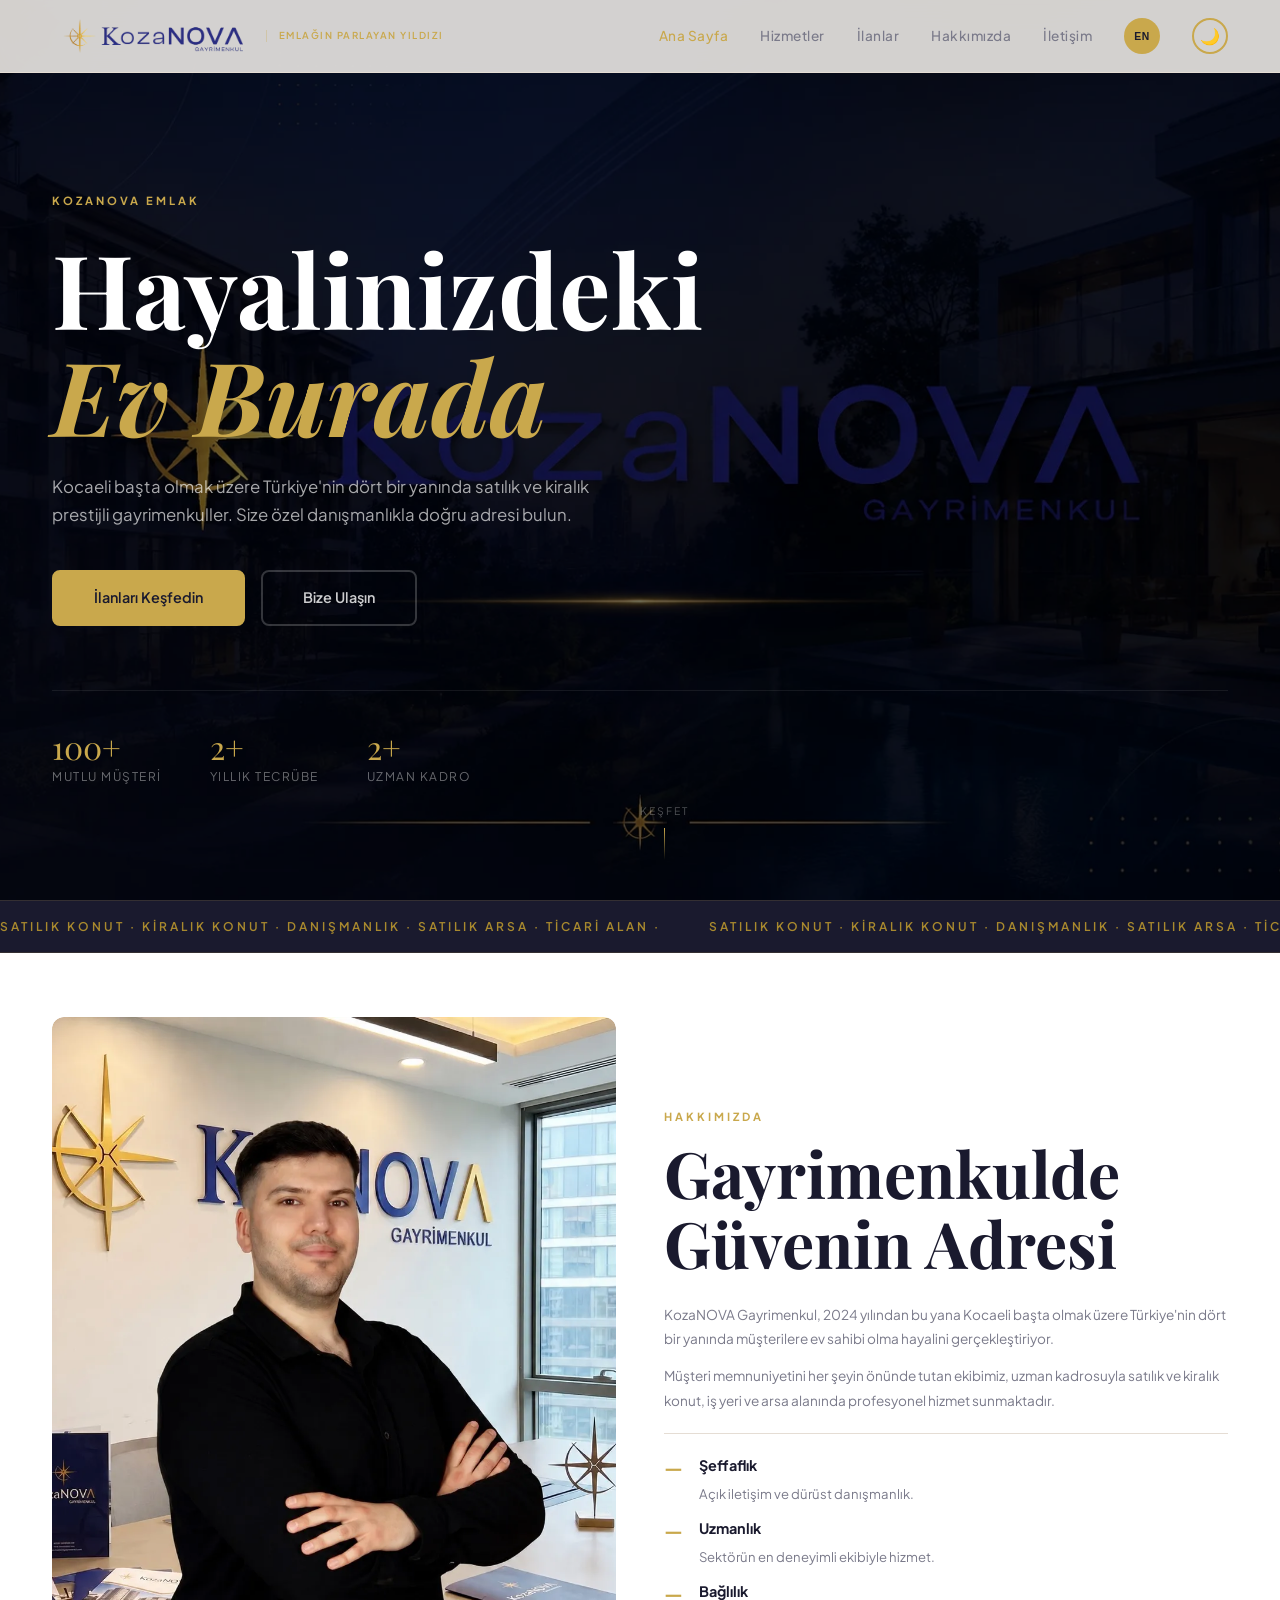
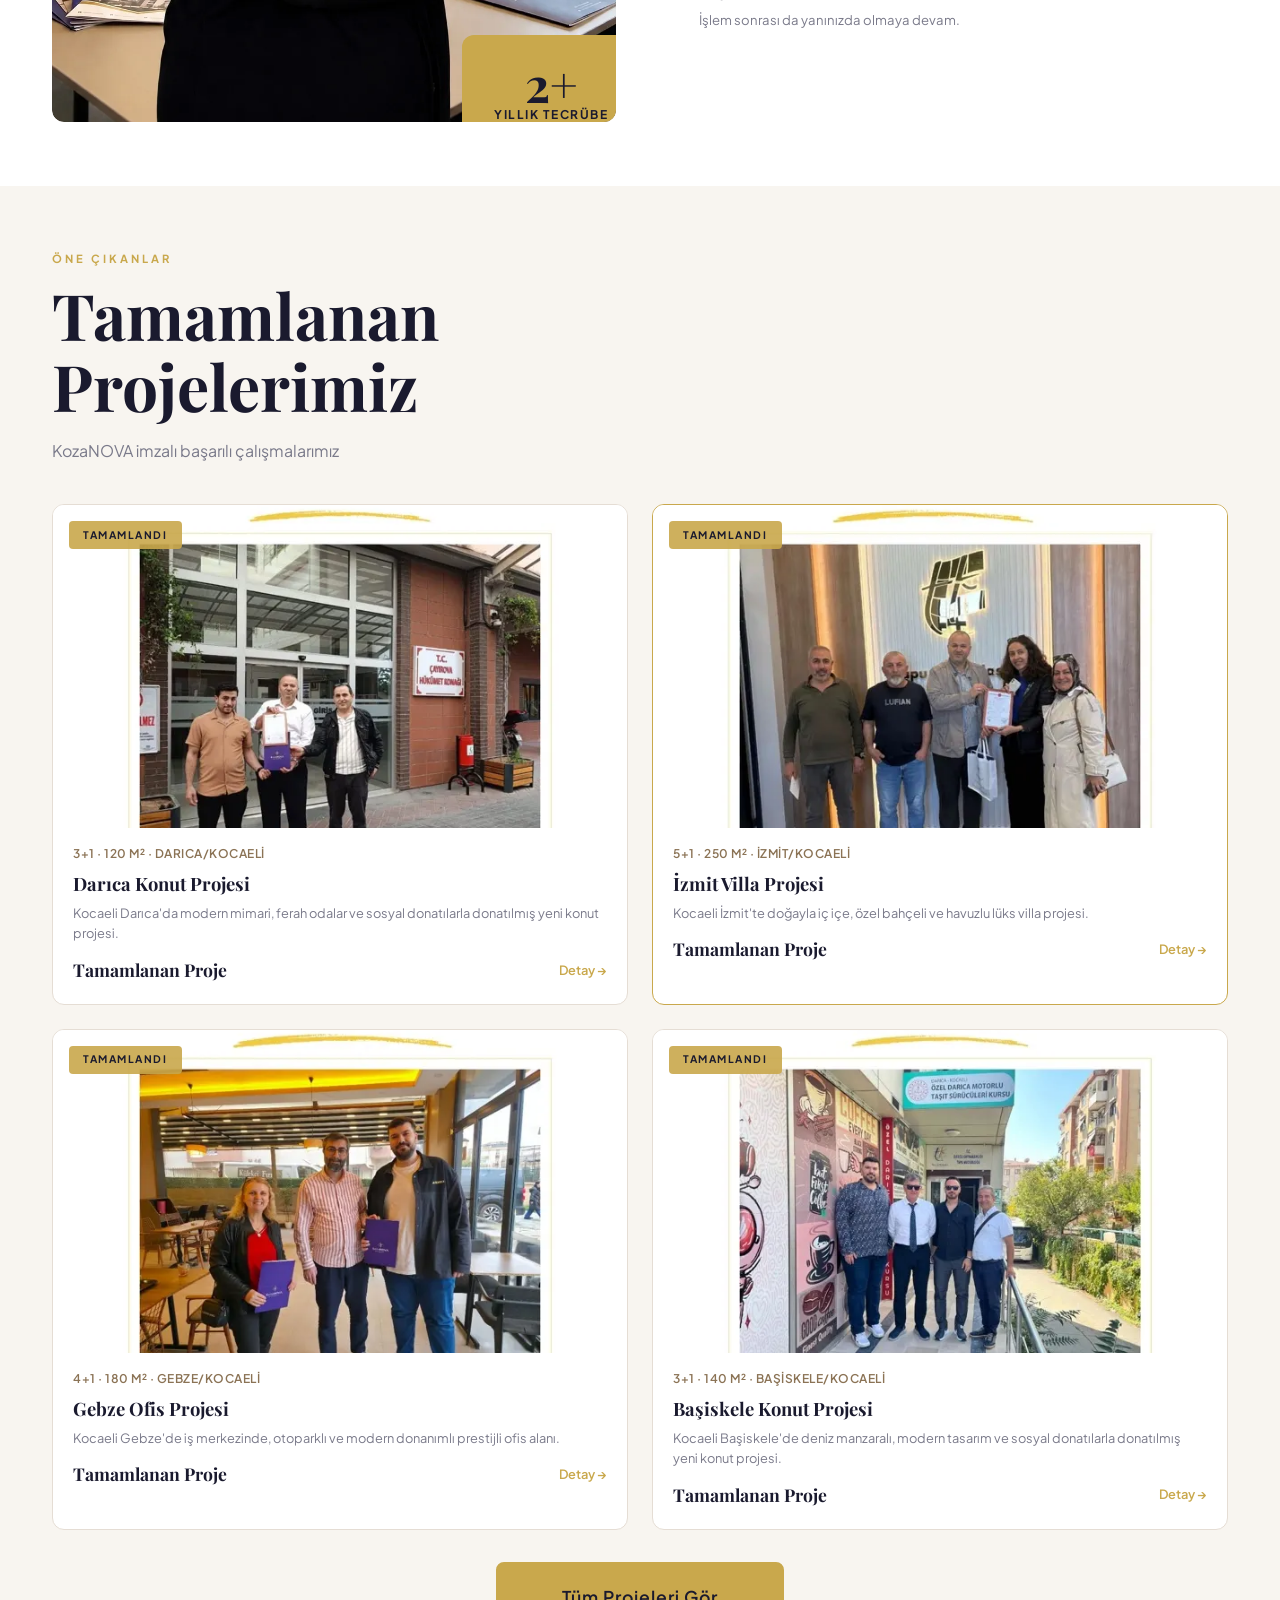
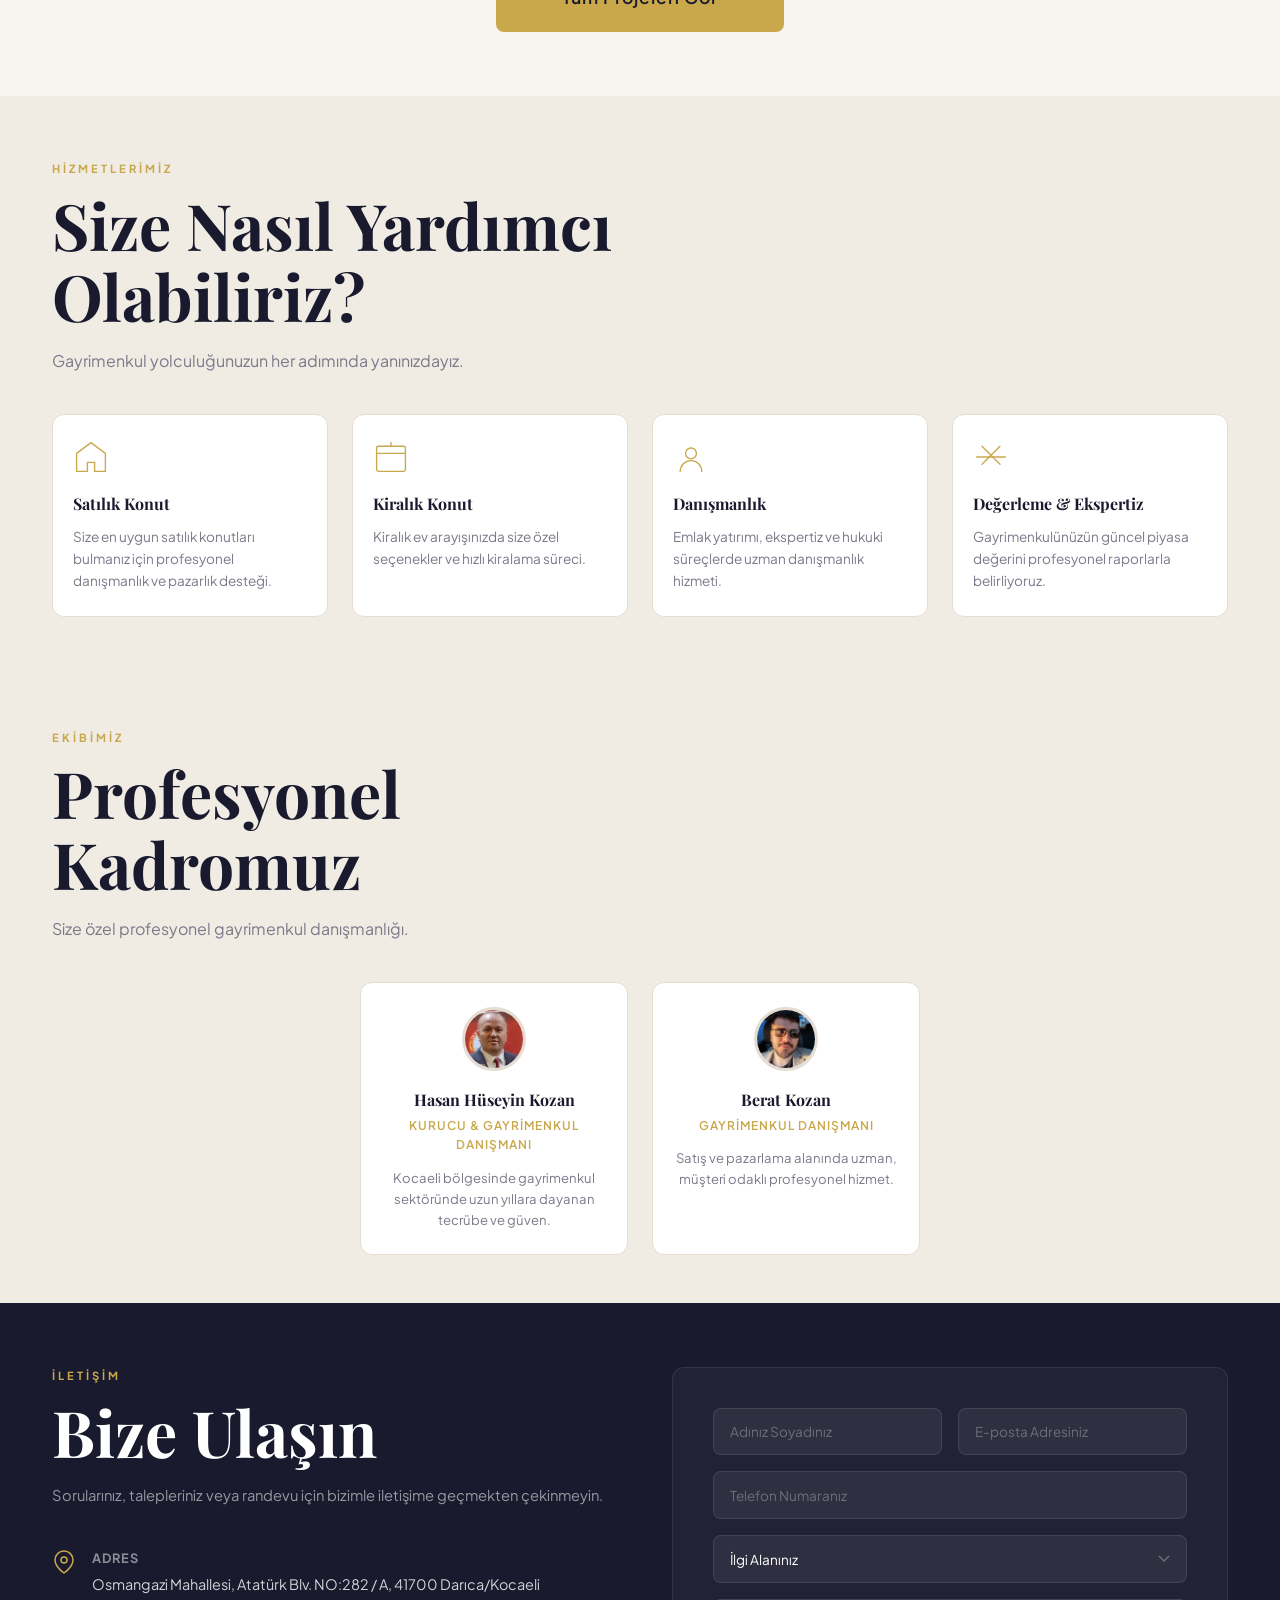
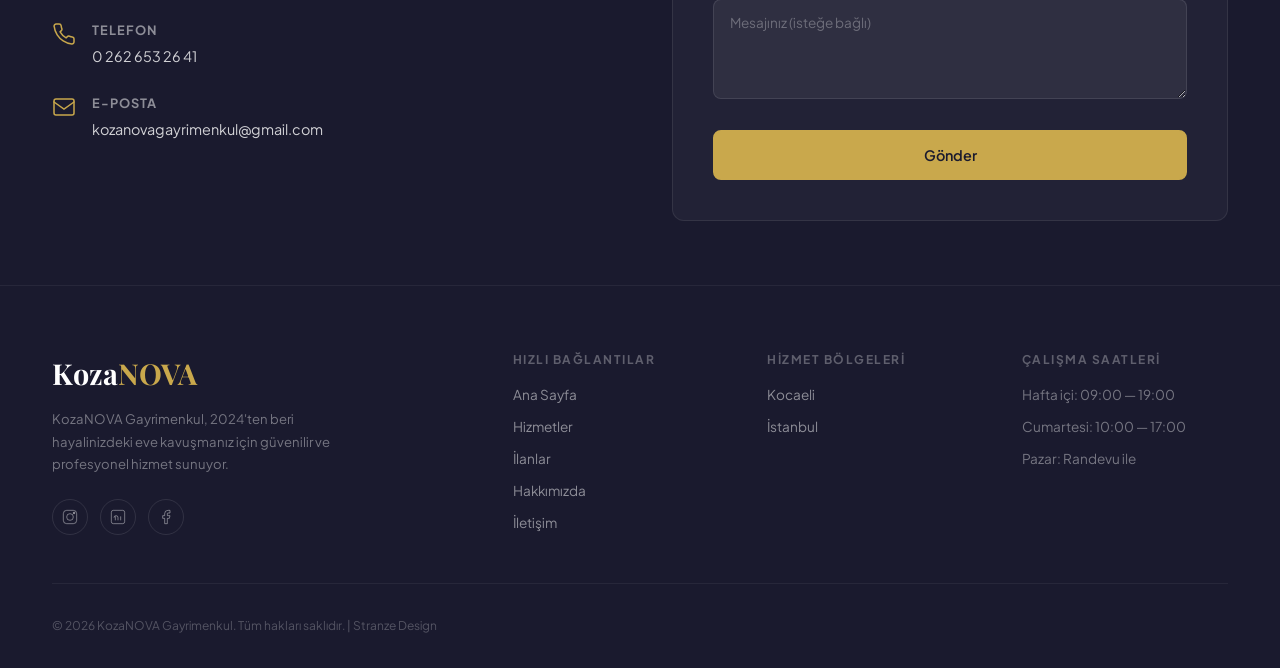
<file: index.html>
<!DOCTYPE html>
<html lang="tr" data-theme="light">
<head>
  <meta charset="UTF-8">
  <meta name="viewport" content="width=device-width, initial-scale=1.0">
  <title>KozaNOVA Gayrimenkul | Profesyonel Emlak Hizmetleri</title>
  <link rel="preconnect" href="https://fonts.googleapis.com">
  <link rel="preconnect" href="https://fonts.gstatic.com" crossorigin>
  <link href="https://fonts.googleapis.com/css2?family=Playfair+Display:ital,wght@0,400;0,600;0,700;1,400&family=Plus+Jakarta+Sans:wght@400;500;600;700&display=optional" rel="stylesheet">
  <link rel="preload" as="image" fetchpriority="high"
    href="images/hero-bg-768w.webp"
    imagesrcset="images/hero-bg-480w.webp 480w, images/hero-bg-768w.webp 768w, images/hero-bg.webp 1920w"
    imagesizes="100vw">
  <link rel="icon" type="image/png" href="images/favicon.png">
  <link rel="stylesheet" href="css/style.css">
</head>
<body class="home">

  <!-- NAV -->
  <nav class="nav">
    <div class="nav-inner">
      <a href="index.html" class="nav-logo">
        <img src="images/logo.png" alt="KozaNOVA" style="height:38px; width:auto; display:block;">
        <span class="nav-slogan">Emlağın Parlayan Yıldızı</span>
      </a>
      <div class="nav-links">
        <a href="index.html" class="active" data-i18n="nav-home">Ana Sayfa</a>
        <a href="hizmetler.html" data-i18n="nav-services">Hizmetler</a>
        <a href="ilanlar.html" data-i18n="nav-listings">&#x130;lanlar</a>
        <a href="hakkimizda.html" data-i18n="nav-about">Hakk&#x131;m&#x131;zda</a>
        <a href="iletisim.html" data-i18n="nav-contact">&#x130;leti&#x15F;im</a>
        <button class="nav-lang-toggle" id="langToggle" aria-label="Dil de&#x11F;i&#x15F;tir">EN</button>
        <button class="nav-dark-toggle" id="darkToggle" aria-label="Karanl&#x131;k modu a&#xE7;/kapa">&#x1F319;</button>
      </div>
      <button class="nav-toggle" aria-label="Menu">
        <span></span><span></span>
      </button>
    </div>
  </nav>

  <!-- HERO -->
  <header class="hero" id="hero">
    <div class="hero-bg">
      <picture>
        <source srcset="images/hero-bg-480w.webp 480w, images/hero-bg-768w.webp 768w, images/hero-bg.webp 1920w" sizes="100vw" type="image/webp">
        <source srcset="images/hero-bg-768w.jpg 768w, images/hero-bg.jpg 1920w" sizes="100vw" type="image/jpeg">
        <img src="images/hero-bg.jpg" alt="" class="hero-img" fetchpriority="high" width="1920" height="1080">
      </picture>
      <div class="hero-overlay"></div>
    </div>
    <div class="hero-content">
      <span class="hero-badge" data-i18n="hero-badge">KozaNOVA Emlak</span>
      <h1 class="hero-title">
        <span data-i18n="hero-title-1">Hayalinizdeki</span>
        <span class="hero-accent" data-i18n="hero-title-2">Ev Burada</span>
      </h1>
      <p class="hero-text" data-i18n="hero-desc">Kocaeli başta olmak üzere Türkiye'nin dört bir yanında satılık ve kiralık prestijli gayrimenkuller. Size özel danışmanlıkla doğru adresi bulun.</p>
      <div class="hero-actions">
        <a href="ilanlar.html" class="btn-primary" data-i18n="hero-btn-1">İlanları Keşfedin</a>
        <a href="iletisim.html" class="btn-outline" data-i18n="hero-btn-2">Bize Ulaşın</a>
      </div>
      <div class="hero-stats">
        <div class="hero-stat">
          <span class="hero-stat-num">100+</span>
          <span class="hero-stat-label" data-i18n="hero-stat-1">Mutlu Müşteri</span>
        </div>
        <div class="hero-stat">
          <span class="hero-stat-num">2+</span>
          <span class="hero-stat-label" data-i18n="hero-stat-2">Yıllık Tecrübe</span>
        </div>
        <div class="hero-stat">
          <span class="hero-stat-num">2+</span>
          <span class="hero-stat-label" data-i18n="hero-stat-3">Uzman Kadro</span>
        </div>
      </div>
    </div>
    <div class="hero-scroll">
      <span data-i18n="hero-scroll">Keşfet</span>
      <div class="scroll-line"></div>
    </div>
  </header>

  <!-- MARQUEE -->
  <section class="marquee">
    <div class="marquee-track">
      <span data-i18n="marquee">Satılık Konut · Kiralık Konut · Danışmanlık · Satılık Arsa · Ticari Alan ·</span>
      <span data-i18n="marquee">Satılık Konut · Kiralık Konut · Danışmanlık · Satılık Arsa · Ticari Alan ·</span>
    </div>
  </section>

  <!-- ABOUT -->
  <section class="section about" id="about">
    <div class="container">
      <div class="about-grid">
        <div class="about-visual">
          <div class="about-img">
            <picture>
              <source srcset="images/about-office.webp" type="image/webp">
              <img src="images/about-office.jpg" alt="KozaNOVA Ofis" style="width:100%;height:100%;object-fit:cover;position:absolute;inset:0;border-radius:var(--radius);">
            </picture>
            <div class="about-decor">
              <span class="about-decor-num" data-i18n="about-stat-num-2">2+</span>
              <span class="about-decor-text" data-i18n="about-stat-2">Yıllık<br>Tecrübe</span>
            </div>
          </div>
        </div>
        <div class="about-content">
          <span class="section-tag" data-i18n="section-tag-about">Hakkımızda</span>
          <h2 class="section-title" data-i18n="about-title">Gayrimenkulde<br>Güvenin Adresi</h2>
          <p data-i18n="about-p1">KozaNOVA Gayrimenkul, 2024 yılından bu yana Kocaeli başta olmak üzere Türkiye'nin dört bir yanında müşterilere ev sahibi olma hayalini gerçekleştiriyor.</p>
          <p data-i18n="about-p2">Müşteri memnuniyetini her şeyin önünde tutan ekibimiz, uzman kadrosuyla satılık ve kiralık konut, iş yeri ve arsa alanında profesyonel hizmet sunmaktadır.</p>
          <div class="about-values">
            <div class="about-value">
              <span class="about-value-icon">—</span>
              <div>
                <strong data-i18n="about-value-1-title">Şeffaflık</strong>
                <span data-i18n="about-value-1-desc">Açık iletişim ve dürüst danışmanlık.</span>
              </div>
            </div>
            <div class="about-value">
              <span class="about-value-icon">—</span>
              <div>
                <strong data-i18n="about-value-2-title">Uzmanlık</strong>
                <span data-i18n="about-value-2-desc">Sektörün en deneyimli ekibiyle hizmet.</span>
              </div>
            </div>
            <div class="about-value">
              <span class="about-value-icon">—</span>
              <div>
                <strong data-i18n="about-value-3-title">Bağlılık</strong>
                <span data-i18n="about-value-3-desc">İşlem sonrası da yanınızda olmaya devam.</span>
              </div>
            </div>
          </div>
        </div>
      </div>
    </div>
  </section>

  <!-- PROPERTIES / LISTINGS -->
  <section class="section" id="properties">
    <div class="container">
      <div class="section-header">
        <span class="section-tag" data-i18n="section-tag-listings">Öne Çıkanlar</span>
        <h2 class="section-title" data-i18n="listings-title">Tamamlanan Projelerimiz</h2>
        <p class="section-desc" data-i18n="listings-desc">KozaNOVA imzalı başarılı çalışmalarımız</p>
      </div>
      <div class="property-grid">
        <article class="property-card">
          <div class="property-img-wrap">
            <picture>
              <source srcset="images/project-darica.webp" type="image/webp">
              <img src="images/project-darica.jpg" alt="Darıca Konut" loading="lazy" style="width:100%;height:100%;object-fit:cover;position:absolute;inset:0;">
            </picture>
            <div class="property-badge" data-i18n="listing-1-badge">Tamamlandı</div>
          </div>
          <div class="property-body">
            <div class="property-meta" data-i18n="listing-1-meta">3+1 · 120 m² · Darıca/Kocaeli</div>
            <h3 class="property-title" data-i18n="listing-1-title">Darıca Konut Projesi</h3>
            <p class="property-desc" data-i18n="listing-1-desc">Kocaeli Darıca'da modern mimari, ferah odalar ve sosyal donatılarla donatılmış yeni konut projesi.</p>
            <div class="property-footer">
              <span class="property-price" data-i18n="listing-1-status">Tamamlanan Proje</span>
              <a href="ilanlar.html" class="property-cta">Detay →</a>
            </div>
          </div>
        </article>
        <article class="property-card card-featured">
          <div class="property-img-wrap">
            <picture>
              <source srcset="images/project-izmit.webp" type="image/webp">
              <img src="images/project-izmit.jpg" alt="İzmit Villa" loading="lazy" style="width:100%;height:100%;object-fit:cover;position:absolute;inset:0;">
            </picture>
            <div class="property-badge" data-i18n="listing-2-badge">Tamamlandı</div>
          </div>
          <div class="property-body">
            <div class="property-meta" data-i18n="listing-2-meta">5+1 · 250 m² · İzmit/Kocaeli</div>
            <h3 class="property-title" data-i18n="listing-2-title">İzmit Villa Projesi</h3>
            <p class="property-desc" data-i18n="listing-2-desc">Kocaeli İzmit'te doğayla iç içe, özel bahçeli ve havuzlu lüks villa projesi.</p>
            <div class="property-footer">
              <span class="property-price" data-i18n="listing-2-status">Tamamlanan Proje</span>
              <a href="ilanlar.html" class="property-cta">Detay →</a>
            </div>
          </div>
        </article>
        <article class="property-card">
          <div class="property-img-wrap">
            <picture>
              <source srcset="images/project-gebze.webp" type="image/webp">
              <img src="images/project-gebze.jpg" alt="Gebze Ofis" loading="lazy" style="width:100%;height:100%;object-fit:cover;position:absolute;inset:0;">
            </picture>
            <div class="property-badge" data-i18n="listing-3-badge">Tamamlandı</div>
          </div>
          <div class="property-body">
            <div class="property-meta" data-i18n="listing-3-meta">4+1 · 180 m² · Gebze/Kocaeli</div>
            <h3 class="property-title" data-i18n="listing-3-title">Gebze Ofis Projesi</h3>
            <p class="property-desc" data-i18n="listing-3-desc">Kocaeli Gebze'de iş merkezinde, otoparklı ve modern donanımlı prestijli ofis alanı.</p>
            <div class="property-footer">
              <span class="property-price" data-i18n="listing-3-status">Tamamlanan Proje</span>
              <a href="ilanlar.html" class="property-cta">Detay →</a>
            </div>
          </div>
        </article>
        <article class="property-card">
          <div class="property-img-wrap">
            <picture>
              <source srcset="images/project-basiskele.webp" type="image/webp">
              <img src="images/project-basiskele.jpg" alt="Başiskele Konut" loading="lazy" style="width:100%;height:100%;object-fit:cover;position:absolute;inset:0;">
            </picture>
            <div class="property-badge" data-i18n="listing-6-badge">Tamamlandı</div>
          </div>
          <div class="property-body">
            <div class="property-meta" data-i18n="listing-6-meta">3+1 · 140 m² · Başiskele/Kocaeli</div>
            <h3 class="property-title" data-i18n="listing-6-title">Başiskele Konut Projesi</h3>
            <p class="property-desc" data-i18n="listing-6-desc">Kocaeli Başiskele'de deniz manzaralı, modern tasarım ve sosyal donatılarla donatılmış yeni konut projesi.</p>
            <div class="property-footer">
              <span class="property-price" data-i18n="listing-6-status">Tamamlanan Proje</span>
              <a href="ilanlar.html" class="property-cta">Detay →</a>
            </div>
          </div>
        </article>
      </div>
      <div class="section-footer">
        <a href="ilanlar.html" class="btn-primary btn-wide" data-i18n="listings-all" style="font-size:1.1rem; padding:1.2rem 4rem;">Tüm Projeleri Gör</a>
      </div>
    </div>
  </section>

  <!-- SERVICES -->
  <section class="section services" id="services">
    <div class="container">
      <div class="section-header">
        <span class="section-tag" data-i18n="section-tag-services">Hizmetlerimiz</span>
        <h2 class="section-title" data-i18n="services-title">Size Nasıl Yardımcı Olabiliriz?</h2>
        <p class="section-desc" data-i18n="services-desc">Gayrimenkul yolculuğunuzun her adımında yanınızdayız.</p>
      </div>
      <div class="services-grid">
        <div class="service-card">
          <div class="service-icon">
            <svg viewBox="0 0 40 40" fill="none" stroke="currentColor" stroke-width="1.5" stroke-linecap="round">
              <path d="M20 4L4 16v20h12V26h8v10h12V16L20 4z"/>
            </svg>
          </div>
          <h3 data-i18n="service-1-title">Satılık Konut</h3>
          <p data-i18n="service-1-desc">Size en uygun satılık konutları bulmanız için profesyonel danışmanlık ve pazarlık desteği.</p>
        </div>
        <div class="service-card">
          <div class="service-icon">
            <svg viewBox="0 0 40 40" fill="none" stroke="currentColor" stroke-width="1.5" stroke-linecap="round">
              <rect x="4" y="8" width="32" height="28" rx="2"/>
              <path d="M4 16h32"/>
              <path d="M20 8V4"/>
            </svg>
          </div>
          <h3 data-i18n="service-2-title">Kiralık Konut</h3>
          <p data-i18n="service-2-desc">Kiralık ev arayışınızda size özel seçenekler ve hızlı kiralama süreci.</p>
        </div>
        <div class="service-card">
          <div class="service-icon">
            <svg viewBox="0 0 40 40" fill="none" stroke="currentColor" stroke-width="1.5" stroke-linecap="round">
              <circle cx="20" cy="16" r="6"/>
              <path d="M8 36c0-6.627 5.373-12 12-12s12 5.373 12 12"/>
            </svg>
          </div>
          <h3 data-i18n="service-3-title">Danışmanlık</h3>
          <p data-i18n="service-3-desc">Emlak yatırımı, ekspertiz ve hukuki süreçlerde uzman danışmanlık hizmeti.</p>
        </div>
        <div class="service-card">
          <div class="service-icon">
            <svg viewBox="0 0 40 40" fill="none" stroke="currentColor" stroke-width="1.5" stroke-linecap="round">
              <path d="M30 8L10 28M10 8l20 20"/>
              <path d="M4 20h32"/>
            </svg>
          </div>
          <h3 data-i18n="service-4-title">Değerleme & Ekspertiz</h3>
          <p data-i18n="service-4-desc">Gayrimenkulünüzün güncel piyasa değerini profesyonel raporlarla belirliyoruz.</p>
        </div>
      </div>
    </div>
  </section>

  <!-- TEAM -->
  <section class="section team" id="team">
    <div class="container">
      <div class="section-header">
        <span class="section-tag" data-i18n="section-tag-team">Ekibimiz</span>
        <h2 class="section-title" data-i18n="team-title">Profesyonel Kadromuz</h2>
        <p class="section-desc" data-i18n="team-desc">Alanında uzman, deneyimli gayrimenkul danışmanlarımız.</p>
      </div>
      <div class="team-grid">
          <div class="team-card">
            <div class="team-avatar" style="position:relative; overflow:hidden;">
              <picture>
                <source srcset="images/team-hasan.webp" type="image/webp">
                <img src="images/team-hasan.jpeg" alt="Hasan Hüseyin Kozan" loading="lazy" style="width:100%;height:100%;object-fit:cover;position:absolute;inset:0;">
              </picture>
            </div>
            <h3 data-i18n="team-1-name">Hasan Hüseyin Kozan</h3>
            <span class="team-role" data-i18n="team-1-role">Kurucu & Gayrimenkul Danışmanı</span>
            <p data-i18n="team-1-desc">Kocaeli bölgesinde gayrimenkul sektöründe uzun yıllara dayanan tecrübe ve güven.</p>
          </div>
          <div class="team-card">
            <div class="team-avatar" style="position:relative; overflow:hidden;">
              <picture>
                <source srcset="images/team-berat.webp" type="image/webp">
                <img src="images/team-berat.jpg" alt="Berat Kozan" loading="lazy" style="width:100%;height:100%;object-fit:cover;position:absolute;inset:0;">
              </picture>
            </div>
          <h3 data-i18n="team-2-name">Berat Kozan</h3>
          <span class="team-role" data-i18n="team-2-role">Gayrimenkul Danışmanı</span>
          <p data-i18n="team-2-desc">Satış ve pazarlama alanında uzman, müşteri odaklı profesyonel hizmet.</p>
        </div>
      </div>
    </div>
  </section>

  <!-- CONTACT -->
  <section class="section contact" id="contact">
    <div class="container">
      <div class="contact-grid">
        <div class="contact-info">
          <span class="section-tag" data-i18n="section-tag-contact">İletişim</span>
          <h2 class="section-title" data-i18n="contact-title">Bize Ulaşın</h2>
          <p data-i18n="contact-desc">Sorularınız, talepleriniz veya randevu için bizimle iletişime geçmekten çekinmeyin.</p>
          <div class="contact-details">
            <div class="contact-item">
              <div class="contact-item-icon">
                <svg viewBox="0 0 24 24" fill="none" stroke="currentColor" stroke-width="1.5" stroke-linecap="round">
                  <path d="M21 10c0 7-9 13-9 13s-9-6-9-13a9 9 0 0 1 18 0z"/>
                  <circle cx="12" cy="10" r="3"/>
                </svg>
              </div>
              <div>
                <strong data-i18n="contact-address-label">Adres</strong>
                <span data-i18n="contact-address">Osmangazi Mahallesi, Atatürk Blv. NO:282 / A, 41700 Darıca/Kocaeli</span>
              </div>
            </div>
            <div class="contact-item">
              <div class="contact-item-icon">
                <svg viewBox="0 0 24 24" fill="none" stroke="currentColor" stroke-width="1.5" stroke-linecap="round">
                  <path d="M22 16.92v3a2 2 0 0 1-2.18 2 19.79 19.79 0 0 1-8.63-3.07 19.5 19.5 0 0 1-6-6 19.79 19.79 0 0 1-3.07-8.67A2 2 0 0 1 4.11 2h3a2 2 0 0 1 2 1.72 12.84 12.84 0 0 0 .7 2.81 2 2 0 0 1-.45 2.11L8.09 9.91a16 16 0 0 0 6 6l1.27-1.27a2 2 0 0 1 2.11-.45 12.84 12.84 0 0 0 2.81.7A2 2 0 0 1 22 16.92z"/>
                </svg>
              </div>
              <div>
                <strong data-i18n="contact-phone-label">Telefon</strong>
                <span data-i18n="contact-phone">0 262 653 26 41</span>
              </div>
            </div>
            <div class="contact-item">
              <div class="contact-item-icon">
                <svg viewBox="0 0 24 24" fill="none" stroke="currentColor" stroke-width="1.5" stroke-linecap="round">
                  <rect x="2" y="4" width="20" height="16" rx="2"/>
                  <path d="M22 7l-10 7L2 7"/>
                </svg>
              </div>
              <div>
                <strong data-i18n="contact-email-label">E-posta</strong>
                <span data-i18n="contact-email">kozanovagayrimenkul@gmail.com</span>
              </div>
            </div>
          </div>
        </div>
        <form class="contact-form" netlify name="contact" novalidate>
          <div class="form-row">
            <input type="text" name="name" data-i18n-placeholder="form-name" placeholder="Adınız Soyadınız" required>
            <input type="email" name="email" data-i18n-placeholder="form-email" placeholder="E-posta Adresiniz" required>
          </div>
          <input type="tel" name="phone" inputmode="numeric" data-i18n-placeholder="form-phone" placeholder="Telefon Numaranız" required pattern="[0-9\s\+\-\(\)]{7,20}" oninput="this.value=this.value.replace(/\D/g,'')">
          <select name="interest" data-i18n-placeholder="form-interest" required>
            <option value="" disabled selected data-i18n="form-interest">İlgi Alanınız</option>
            <option value="satilik" data-i18n="form-interest-1">Satılık Konut</option>
            <option value="kiralik" data-i18n="form-interest-2">Kiralık Konut</option>
            <option value="danismanlik" data-i18n="form-interest-3">Danışmanlık</option>
            <option value="degerleme" data-i18n="form-interest-4">Değerleme</option>
            <option value="diger" data-i18n="form-interest-5">Diğer</option>
          </select>
          <textarea rows="4" name="message" data-i18n-placeholder="form-message" placeholder="Mesajınız (isteğe bağlı)"></textarea>
          <div class="form-error" style="display:none;color:#e74c3c;font-size:0.85rem;margin-bottom:1rem;padding:0.75rem 1rem;background:rgba(231,76,60,0.1);border:1px solid rgba(231,76,60,0.2);border-radius:8px;"></div>
          <button type="submit" class="btn-primary btn-full" data-i18n="form-submit">Gönder</button>
        </form>
      </div>
    </div>
  </section>

  <!-- FOOTER -->
  <footer class="footer">
    <div class="container">
      <div class="footer-grid">
        <div class="footer-brand">
          <span class="footer-logo">Koza<span style="color:var(--gold);">NOVA</span></span>
          <p data-i18n="footer-brand">KozaNOVA Gayrimenkul, 2024'ten beri hayalinizdeki eve kavuşmanız için güvenilir ve profesyonel hizmet sunuyor.</p>
          <div class="footer-social">
            <a href="https://www.instagram.com/kozanovagayrimenkul/" target="_blank" aria-label="Instagram">
              <svg viewBox="0 0 24 24" fill="none" stroke="currentColor" stroke-width="1.5"><rect x="2" y="2" width="20" height="20" rx="5"/><circle cx="12" cy="12" r="5"/><circle cx="18" cy="6" r="1.2" fill="currentColor"/></svg>
            </a>
            <a href="#" aria-label="LinkedIn">
              <svg viewBox="0 0 24 24" fill="none" stroke="currentColor" stroke-width="1.5"><rect x="2" y="2" width="20" height="20" rx="3"/><path d="M8 11v6M8 7v0M16 11v6M12 13v4M12 13a3 3 0 0 0-3-3h0a3 3 0 0 0-3 3v0"/></svg>
            </a>
            <a href="#" aria-label="Facebook">
              <svg viewBox="0 0 24 24" fill="none" stroke="currentColor" stroke-width="1.5"><path d="M18 2h-3a5 5 0 0 0-5 5v3H7v4h3v8h4v-8h3l1-4h-4V7a1 1 0 0 1 1-1h3z"/></svg>
            </a>
          </div>
        </div>
        <div class="footer-links">
          <strong data-i18n="footer-quick-title">Hızlı Bağlantılar</strong>
          <a href="index.html" data-i18n="nav-home">Ana Sayfa</a>
          <a href="hizmetler.html" data-i18n="nav-services">Hizmetler</a>
          <a href="ilanlar.html" data-i18n="nav-listings">İlanlar</a>
          <a href="hakkimizda.html" data-i18n="nav-about">Hakkımızda</a>
          <a href="iletisim.html" data-i18n="nav-contact">İletişim</a>
        </div>
        <div class="footer-links">
          <strong data-i18n="footer-regions-title">Hizmet Bölgeleri</strong>
           <a href="#">Kocaeli</a>
           <a href="#">İstanbul</a>
        </div>
        <div class="footer-links">
          <strong data-i18n="footer-hours-title">Çalışma Saatleri</strong>
          <span data-i18n="footer-hours-week">Hafta içi: 09:00 — 19:00</span>
          <span data-i18n="footer-hours-sat">Cumartesi: 10:00 — 17:00</span>
          <span data-i18n="footer-hours-sun">Pazar: Randevu ile</span>
        </div>
      </div>
      <div class="footer-bottom">
        <span data-i18n="footer-copy">© 2026 KozaNOVA Gayrimenkul. Tüm hakları saklıdır. | Stranze Design</span>
      </div>
    </div>
  </footer>

  <script src="js/translations.js"></script>
  <script src="js/script.js?v=2"></script>
</body>
</html>
</file>
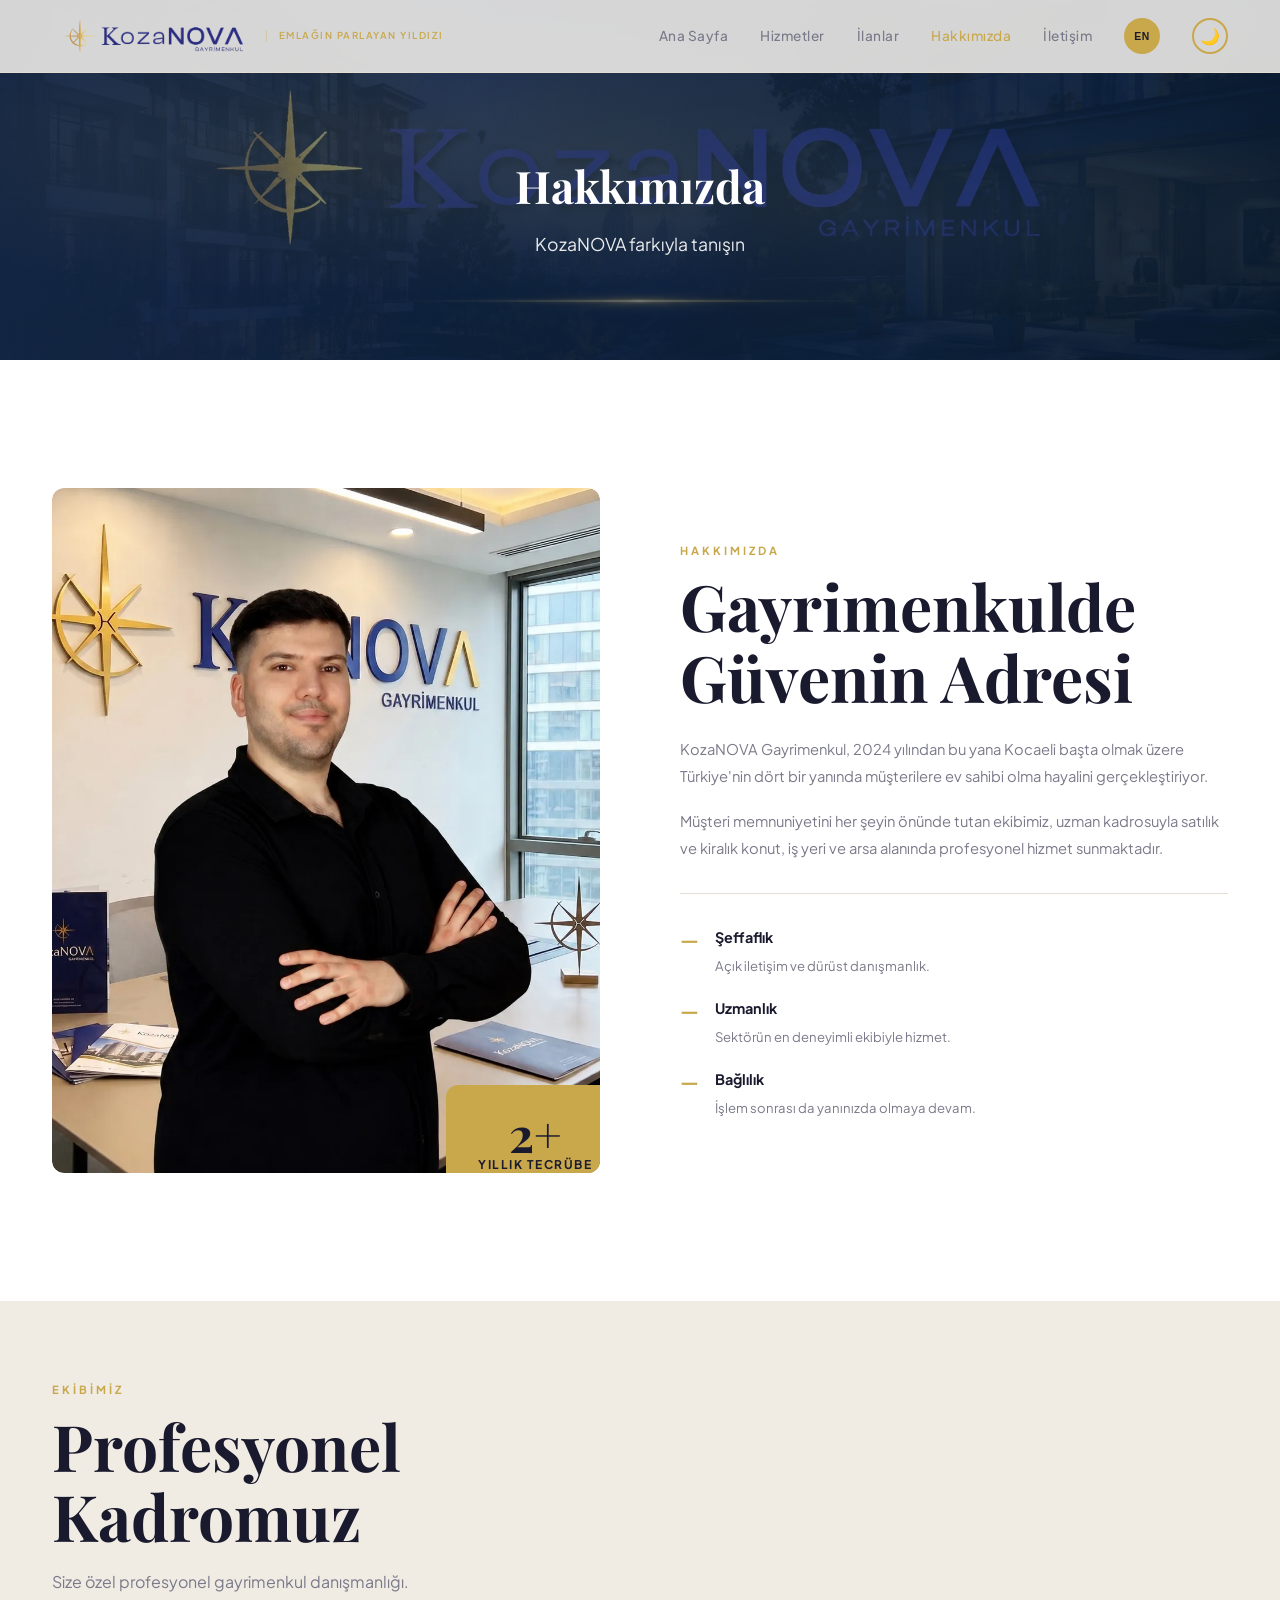
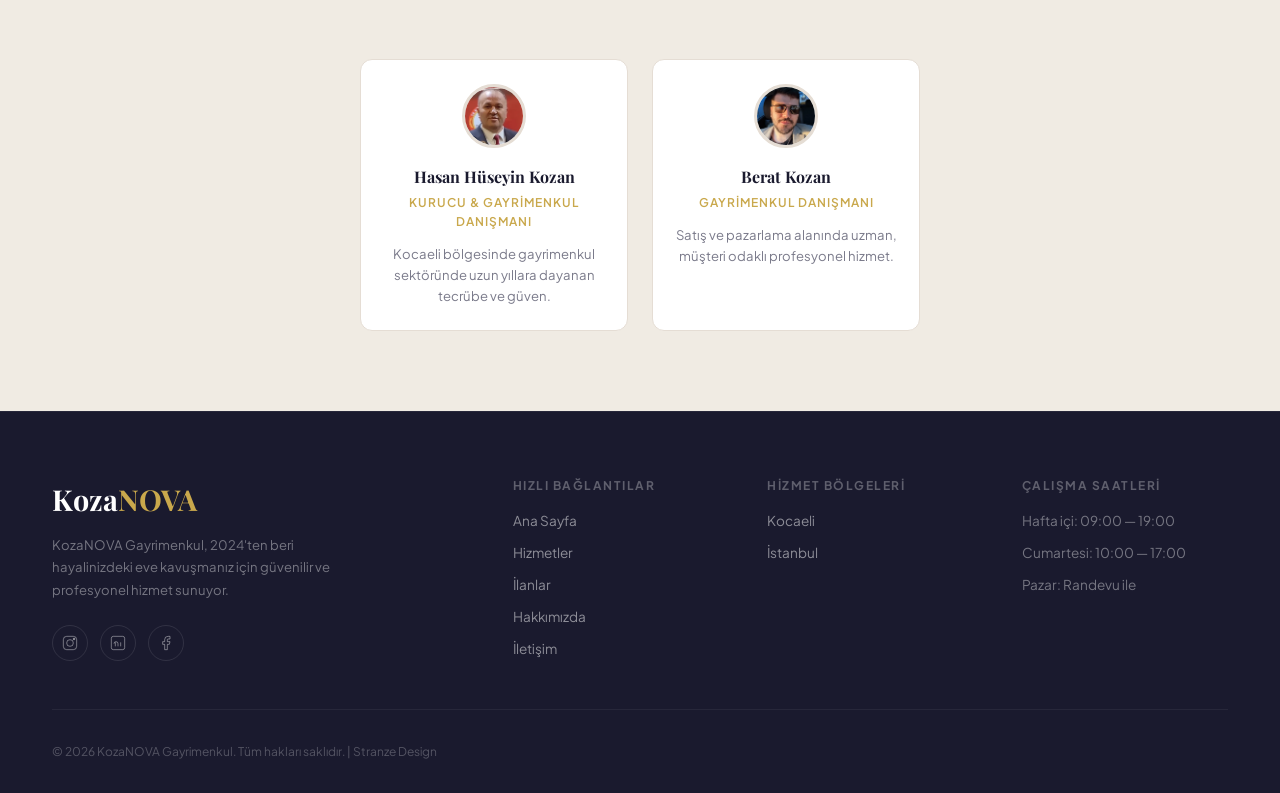
<file: hakkimizda.html>
<!DOCTYPE html>
<html lang="tr" data-theme="light">
<head>
  <meta charset="UTF-8">
  <meta name="viewport" content="width=device-width, initial-scale=1.0">
  <title>KozaNOVA Gayrimenkul | Hakkımızda</title>
  <link rel="preconnect" href="https://fonts.googleapis.com">
  <link rel="preconnect" href="https://fonts.gstatic.com" crossorigin>
  <link href="https://fonts.googleapis.com/css2?family=Playfair+Display:ital,wght@0,400;0,600;0,700;1,400&family=Plus+Jakarta+Sans:wght@400;500;600;700&display=optional" rel="stylesheet">
  <link rel="icon" type="image/png" href="images/favicon.png">
  <link rel="stylesheet" href="css/style.css">
</head>
<body>

  <nav class="nav">
    <div class="nav-inner">
      <a href="index.html" class="nav-logo">
        <img src="images/logo.png" alt="KozaNOVA" style="height:38px; width:auto; display:block;">
        <span class="nav-slogan">Emlağın Parlayan Yıldızı</span>
      </a>
      <div class="nav-links">
        <a href="index.html" data-i18n="nav-home">Ana Sayfa</a>
        <a href="hizmetler.html" data-i18n="nav-services">Hizmetler</a>
        <a href="ilanlar.html" data-i18n="nav-listings">İlanlar</a>
        <a href="hakkimizda.html" class="active" data-i18n="nav-about">Hakkımızda</a>
        <a href="iletisim.html" data-i18n="nav-contact">İletişim</a>
        <button class="nav-lang-toggle" id="langToggle" aria-label="Dil değiştir">EN</button>
        <button class="nav-dark-toggle" id="darkToggle" aria-label="Karanlık modu aç/kapa">&#x1F319;</button>
      </div>
      <button class="nav-toggle" aria-label="Menu">
        <span></span><span></span>
      </button>
    </div>
  </nav>

  <section class="page-hero">
    <div class="hero-content">
      <h1 data-i18n="about-hero-title">Hakkımızda</h1>
      <p data-i18n="about-hero-desc">KozaNOVA farkıyla tanışın</p>
    </div>
  </section>

  <section class="section about">
    <div class="container">
      <div class="about-grid">
        <div class="about-visual">
            <div class="about-img">
              <picture>
                <source srcset="images/about-office.webp" type="image/webp">
                <img src="images/about-office.jpg" alt="KozaNOVA Ofis" style="width:100%;height:100%;object-fit:cover;position:absolute;inset:0;border-radius:var(--radius);">
              </picture>
            <div class="about-decor">
              <span class="about-decor-num" data-i18n="about-stat-num-2">2+</span>
              <span class="about-decor-text" data-i18n="about-stat-2">Yıllık<br>Tecrübe</span>
            </div>
          </div>
        </div>
        <div class="about-content">
          <span class="section-tag" data-i18n="section-tag-about">Hakkımızda</span>
          <h2 class="section-title" data-i18n="about-title">Gayrimenkulde<br>Güvenin Adresi</h2>
          <p data-i18n="about-p1">KozaNOVA Gayrimenkul, 2024 yılından bu yana Kocaeli başta olmak üzere Türkiye'nin dört bir yanında müşterilere ev sahibi olma hayalini gerçekleştiriyor.</p>
          <p data-i18n="about-p2">Müşteri memnuniyetini her şeyin önünde tutan ekibimiz, uzman kadrosuyla satılık ve kiralık konut, iş yeri ve arsa alanında profesyonel hizmet sunmaktadır.</p>
          <div class="about-values">
            <div class="about-value">
              <span class="about-value-icon">—</span>
              <div>
                <strong data-i18n="about-value-1-title">Şeffaflık</strong>
                <span data-i18n="about-value-1-desc">Açık iletişim ve dürüst danışmanlık.</span>
              </div>
            </div>
            <div class="about-value">
              <span class="about-value-icon">—</span>
              <div>
                <strong data-i18n="about-value-2-title">Uzmanlık</strong>
                <span data-i18n="about-value-2-desc">Sektörün en deneyimli ekibiyle hizmet.</span>
              </div>
            </div>
            <div class="about-value">
              <span class="about-value-icon">—</span>
              <div>
                <strong data-i18n="about-value-3-title">Bağlılık</strong>
                <span data-i18n="about-value-3-desc">İşlem sonrası da yanınızda olmaya devam.</span>
              </div>
            </div>
          </div>
        </div>
      </div>
    </div>
  </section>

  <section class="section team">
    <div class="container">
      <div class="section-header">
        <span class="section-tag" data-i18n="section-tag-team">Ekibimiz</span>
        <h2 class="section-title" data-i18n="team-title">Profesyonel Kadromuz</h2>
        <p class="section-desc" data-i18n="team-desc">Alanında uzman, deneyimli gayrimenkul danışmanlarımız.</p>
      </div>
      <div class="team-grid">
          <div class="team-card">
            <div class="team-avatar" style="position:relative; overflow:hidden;">
              <picture>
                <source srcset="images/team-hasan.webp" type="image/webp">
                <img src="images/team-hasan.jpeg" alt="Hasan Hüseyin Kozan" loading="lazy" style="width:100%;height:100%;object-fit:cover;position:absolute;inset:0;">
              </picture>
            </div>
            <h3 data-i18n="team-1-name">Hasan Hüseyin Kozan</h3>
            <span class="team-role" data-i18n="team-1-role">Kurucu & Gayrimenkul Danışmanı</span>
            <p data-i18n="team-1-desc">Kocaeli bölgesinde gayrimenkul sektöründe uzun yıllara dayanan tecrübe ve güven.</p>
          </div>
          <div class="team-card">
            <div class="team-avatar" style="position:relative; overflow:hidden;">
              <picture>
                <source srcset="images/team-berat.webp" type="image/webp">
                <img src="images/team-berat.jpg" alt="Berat Kozan" loading="lazy" style="width:100%;height:100%;object-fit:cover;position:absolute;inset:0;">
              </picture>
            </div>
          <h3 data-i18n="team-2-name">Berat Kozan</h3>
          <span class="team-role" data-i18n="team-2-role">Gayrimenkul Danışmanı</span>
          <p data-i18n="team-2-desc">Satış ve pazarlama alanında uzman, müşteri odaklı profesyonel hizmet.</p>
        </div>
      </div>
    </div>
  </section>

  <footer class="footer">
    <div class="container">
      <div class="footer-grid">
        <div class="footer-brand">
          <span class="footer-logo">Koza<span style="color:var(--gold);">NOVA</span></span>
          <p data-i18n="footer-brand">KozaNOVA Gayrimenkul, 2024'ten beri hayalinizdeki eve kavuşmanız için güvenilir ve profesyonel hizmet sunuyor.</p>
          <div class="footer-social">
            <a href="https://www.instagram.com/kozanovagayrimenkul/" target="_blank" aria-label="Instagram"><svg viewBox="0 0 24 24" fill="none" stroke="currentColor" stroke-width="1.5"><rect x="2" y="2" width="20" height="20" rx="5"/><circle cx="12" cy="12" r="5"/><circle cx="18" cy="6" r="1.2" fill="currentColor"/></svg></a>
            <a href="#" aria-label="LinkedIn"><svg viewBox="0 0 24 24" fill="none" stroke="currentColor" stroke-width="1.5"><rect x="2" y="2" width="20" height="20" rx="3"/><path d="M8 11v6M8 7v0M16 11v6M12 13v4M12 13a3 3 0 0 0-3-3h0a3 3 0 0 0-3 3v0"/></svg></a>
            <a href="#" aria-label="Facebook"><svg viewBox="0 0 24 24" fill="none" stroke="currentColor" stroke-width="1.5"><path d="M18 2h-3a5 5 0 0 0-5 5v3H7v4h3v8h4v-8h3l1-4h-4V7a1 1 0 0 1 1-1h3z"/></svg></a>
          </div>
        </div>
        <div class="footer-links">
          <strong data-i18n="footer-quick-title">Hızlı Bağlantılar</strong>
          <a href="index.html" data-i18n="nav-home">Ana Sayfa</a>
          <a href="hizmetler.html" data-i18n="nav-services">Hizmetler</a>
          <a href="ilanlar.html" data-i18n="nav-listings">İlanlar</a>
          <a href="hakkimizda.html" data-i18n="nav-about">Hakkımızda</a>
          <a href="iletisim.html" data-i18n="nav-contact">İletişim</a>
        </div>
        <div class="footer-links">
          <strong data-i18n="footer-regions-title">Hizmet Bölgeleri</strong>
           <a href="#">Kocaeli</a>
           <a href="#">İstanbul</a>
        </div>
        <div class="footer-links">
          <strong data-i18n="footer-hours-title">Çalışma Saatleri</strong>
          <span data-i18n="footer-hours-week">Hafta içi: 09:00 — 19:00</span>
          <span data-i18n="footer-hours-sat">Cumartesi: 10:00 — 17:00</span>
          <span data-i18n="footer-hours-sun">Pazar: Randevu ile</span>
        </div>
      </div>
      <div class="footer-bottom">
        <span data-i18n="footer-copy">© 2026 KozaNOVA Gayrimenkul. Tüm hakları saklıdır. | Stranze Design</span>
      </div>
    </div>
  </footer>

  <script src="js/translations.js"></script>
  <script src="js/script.js?v=2"></script>
</body>
</html>
</file>
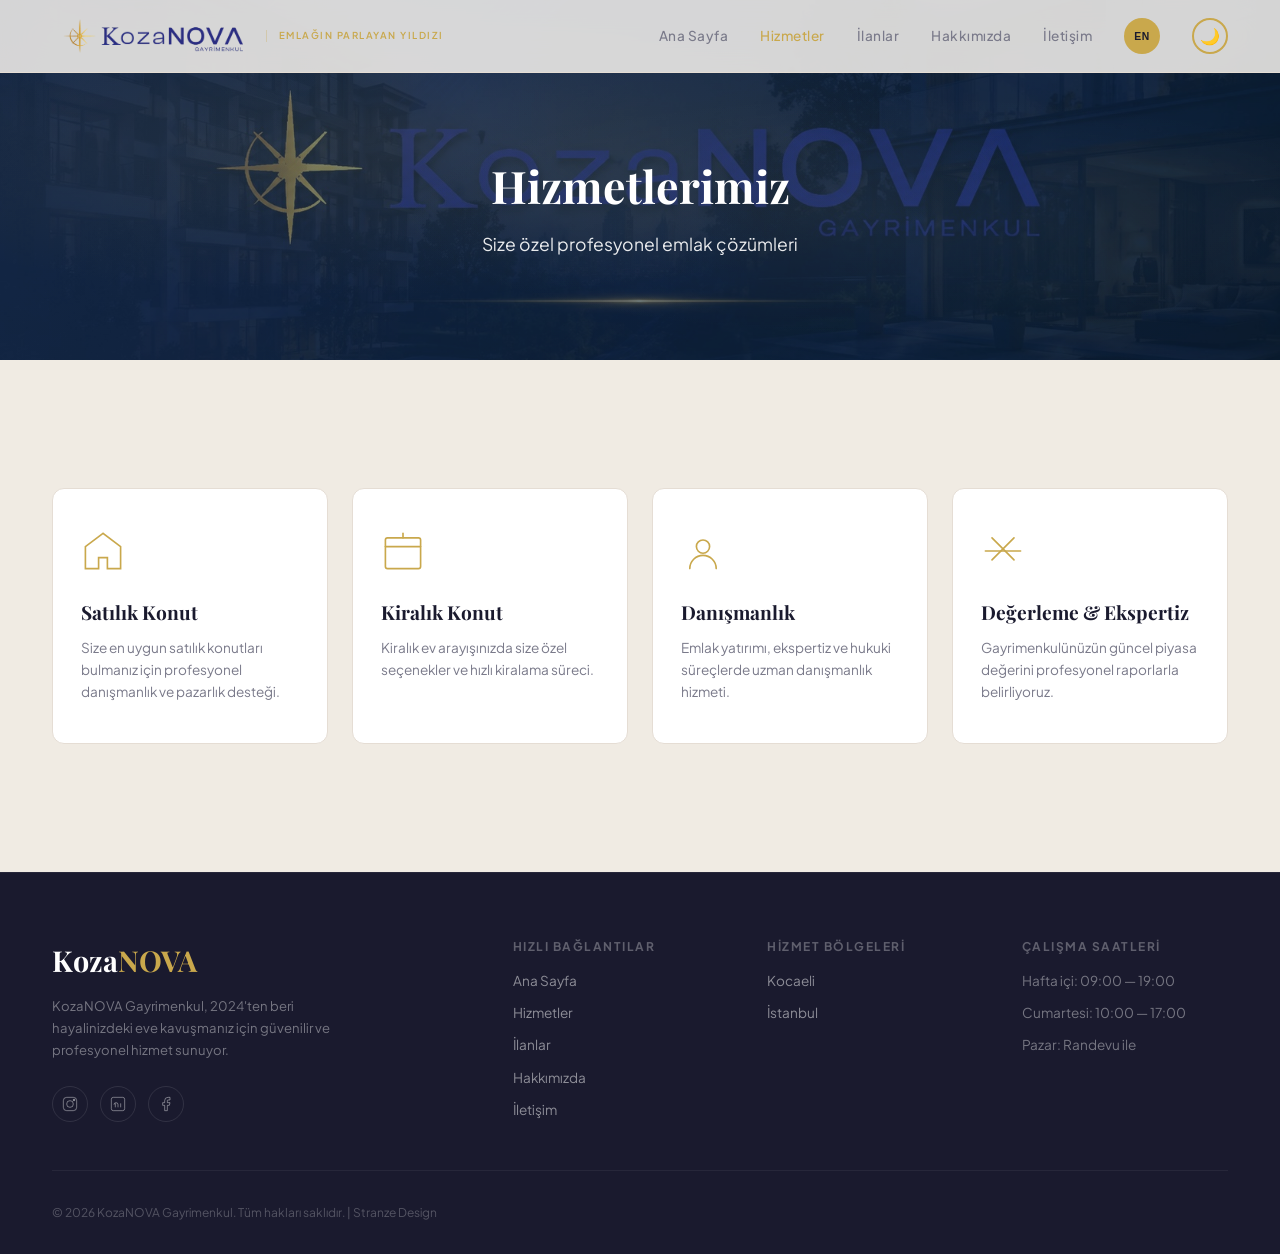
<file: hizmetler.html>
<!DOCTYPE html>
<html lang="tr" data-theme="light">
<head>
  <meta charset="UTF-8">
  <meta name="viewport" content="width=device-width, initial-scale=1.0">
  <title>KozaNOVA Gayrimenkul | Hizmetler</title>
  <link rel="preconnect" href="https://fonts.googleapis.com">
  <link rel="preconnect" href="https://fonts.gstatic.com" crossorigin>
  <link href="https://fonts.googleapis.com/css2?family=Playfair+Display:ital,wght@0,400;0,600;0,700;1,400&family=Plus+Jakarta+Sans:wght@400;500;600;700&display=optional" rel="stylesheet">
  <link rel="icon" type="image/png" href="images/favicon.png">
  <link rel="stylesheet" href="css/style.css">
</head>
<body>

  <nav class="nav">
    <div class="nav-inner">
      <a href="index.html" class="nav-logo">
        <img src="images/logo.png" alt="KozaNOVA" style="height:38px; width:auto; display:block;">
        <span class="nav-slogan">Emlağın Parlayan Yıldızı</span>
      </a>
      <div class="nav-links">
        <a href="index.html" data-i18n="nav-home">Ana Sayfa</a>
        <a href="hizmetler.html" class="active" data-i18n="nav-services">Hizmetler</a>
        <a href="ilanlar.html" data-i18n="nav-listings">İlanlar</a>
        <a href="hakkimizda.html" data-i18n="nav-about">Hakkımızda</a>
        <a href="iletisim.html" data-i18n="nav-contact">İletişim</a>
        <button class="nav-lang-toggle" id="langToggle" aria-label="Dil değiştir">EN</button>
        <button class="nav-dark-toggle" id="darkToggle" aria-label="Karanlık modu aç/kapa">&#x1F319;</button>
      </div>
      <button class="nav-toggle" aria-label="Menu">
        <span></span><span></span>
      </button>
    </div>
  </nav>

  <section class="page-hero">
    <div class="hero-content">
      <h1 data-i18n="services-hero-title">Hizmetlerimiz</h1>
      <p data-i18n="services-hero-desc">Size özel profesyonel emlak çözümleri</p>
    </div>
  </section>

  <section class="section services">
    <div class="container">
      <div class="services-grid">
        <div class="service-card">
          <div class="service-icon">
            <svg viewBox="0 0 40 40" fill="none" stroke="currentColor" stroke-width="1.5" stroke-linecap="round">
              <path d="M20 4L4 16v20h12V26h8v10h12V16L20 4z"/>
            </svg>
          </div>
          <h3 data-i18n="service-1-title">Satılık Konut</h3>
          <p data-i18n="service-1-desc">Size en uygun satılık konutları bulmanız için profesyonel danışmanlık ve pazarlık desteği.</p>
        </div>
        <div class="service-card">
          <div class="service-icon">
            <svg viewBox="0 0 40 40" fill="none" stroke="currentColor" stroke-width="1.5" stroke-linecap="round">
              <rect x="4" y="8" width="32" height="28" rx="2"/>
              <path d="M4 16h32"/>
              <path d="M20 8V4"/>
            </svg>
          </div>
          <h3 data-i18n="service-2-title">Kiralık Konut</h3>
          <p data-i18n="service-2-desc">Kiralık ev arayışınızda size özel seçenekler ve hızlı kiralama süreci.</p>
        </div>
        <div class="service-card">
          <div class="service-icon">
            <svg viewBox="0 0 40 40" fill="none" stroke="currentColor" stroke-width="1.5" stroke-linecap="round">
              <circle cx="20" cy="16" r="6"/>
              <path d="M8 36c0-6.627 5.373-12 12-12s12 5.373 12 12"/>
            </svg>
          </div>
          <h3 data-i18n="service-3-title">Danışmanlık</h3>
          <p data-i18n="service-3-desc">Emlak yatırımı, ekspertiz ve hukuki süreçlerde uzman danışmanlık hizmeti.</p>
        </div>
        <div class="service-card">
          <div class="service-icon">
            <svg viewBox="0 0 40 40" fill="none" stroke="currentColor" stroke-width="1.5" stroke-linecap="round">
              <path d="M30 8L10 28M10 8l20 20"/>
              <path d="M4 20h32"/>
            </svg>
          </div>
          <h3 data-i18n="service-4-title">Değerleme & Ekspertiz</h3>
          <p data-i18n="service-4-desc">Gayrimenkulünüzün güncel piyasa değerini profesyonel raporlarla belirliyoruz.</p>
        </div>
      </div>
    </div>
  </section>

  <footer class="footer">
    <div class="container">
      <div class="footer-grid">
        <div class="footer-brand">
          <span class="footer-logo">Koza<span style="color:var(--gold);">NOVA</span></span>
          <p data-i18n="footer-brand">KozaNOVA Gayrimenkul, 2024'ten beri hayalinizdeki eve kavuşmanız için güvenilir ve profesyonel hizmet sunuyor.</p>
          <div class="footer-social">
            <a href="https://www.instagram.com/kozanovagayrimenkul/" target="_blank" aria-label="Instagram"><svg viewBox="0 0 24 24" fill="none" stroke="currentColor" stroke-width="1.5"><rect x="2" y="2" width="20" height="20" rx="5"/><circle cx="12" cy="12" r="5"/><circle cx="18" cy="6" r="1.2" fill="currentColor"/></svg></a>
            <a href="#" aria-label="LinkedIn"><svg viewBox="0 0 24 24" fill="none" stroke="currentColor" stroke-width="1.5"><rect x="2" y="2" width="20" height="20" rx="3"/><path d="M8 11v6M8 7v0M16 11v6M12 13v4M12 13a3 3 0 0 0-3-3h0a3 3 0 0 0-3 3v0"/></svg></a>
            <a href="#" aria-label="Facebook"><svg viewBox="0 0 24 24" fill="none" stroke="currentColor" stroke-width="1.5"><path d="M18 2h-3a5 5 0 0 0-5 5v3H7v4h3v8h4v-8h3l1-4h-4V7a1 1 0 0 1 1-1h3z"/></svg></a>
          </div>
        </div>
        <div class="footer-links">
          <strong data-i18n="footer-quick-title">Hızlı Bağlantılar</strong>
          <a href="index.html" data-i18n="nav-home">Ana Sayfa</a>
          <a href="hizmetler.html" data-i18n="nav-services">Hizmetler</a>
          <a href="ilanlar.html" data-i18n="nav-listings">İlanlar</a>
          <a href="hakkimizda.html" data-i18n="nav-about">Hakkımızda</a>
          <a href="iletisim.html" data-i18n="nav-contact">İletişim</a>
        </div>
        <div class="footer-links">
          <strong data-i18n="footer-regions-title">Hizmet Bölgeleri</strong>
           <a href="#">Kocaeli</a>
           <a href="#">İstanbul</a>
        </div>
        <div class="footer-links">
          <strong data-i18n="footer-hours-title">Çalışma Saatleri</strong>
          <span data-i18n="footer-hours-week">Hafta içi: 09:00 — 19:00</span>
          <span data-i18n="footer-hours-sat">Cumartesi: 10:00 — 17:00</span>
          <span data-i18n="footer-hours-sun">Pazar: Randevu ile</span>
        </div>
      </div>
      <div class="footer-bottom">
        <span data-i18n="footer-copy">© 2026 KozaNOVA Gayrimenkul. Tüm hakları saklıdır. | Stranze Design</span>
      </div>
    </div>
  </footer>

  <script src="js/translations.js"></script>
  <script src="js/script.js?v=2"></script>
</body>
</html>
</file>
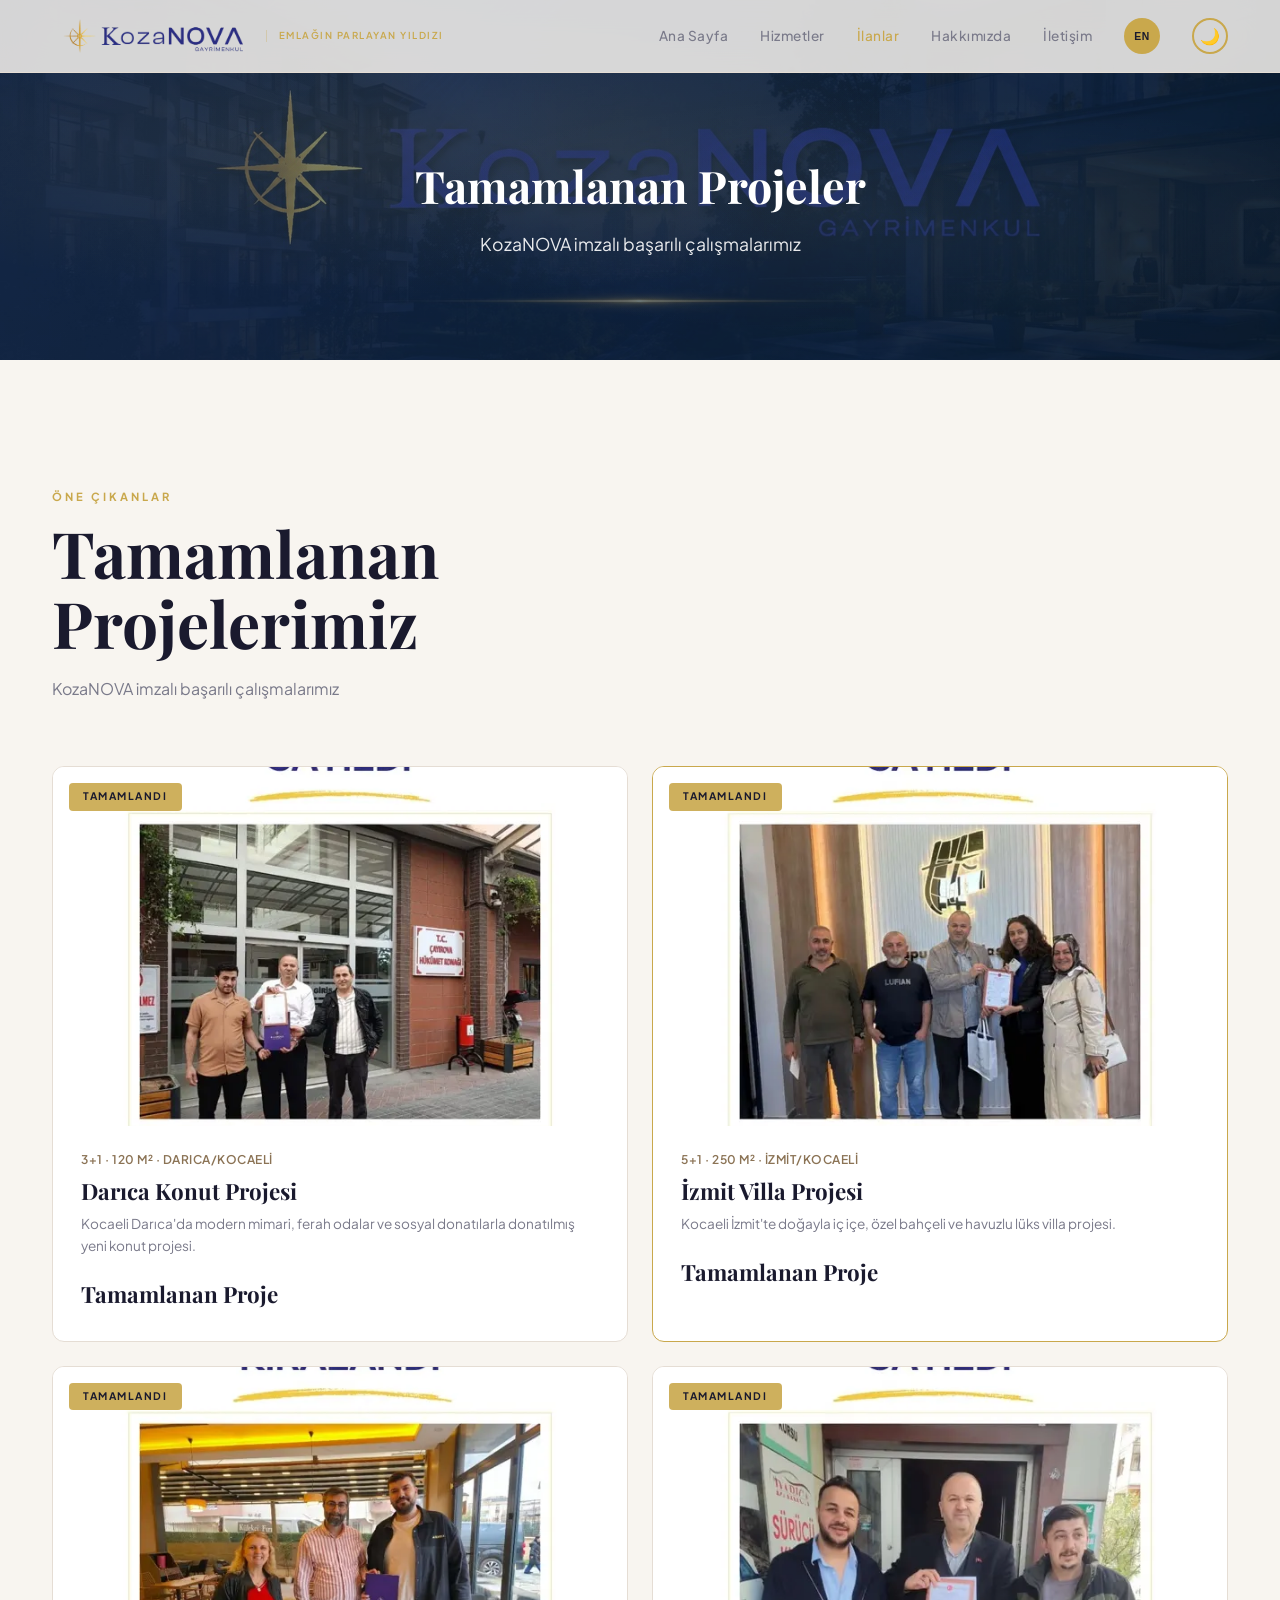
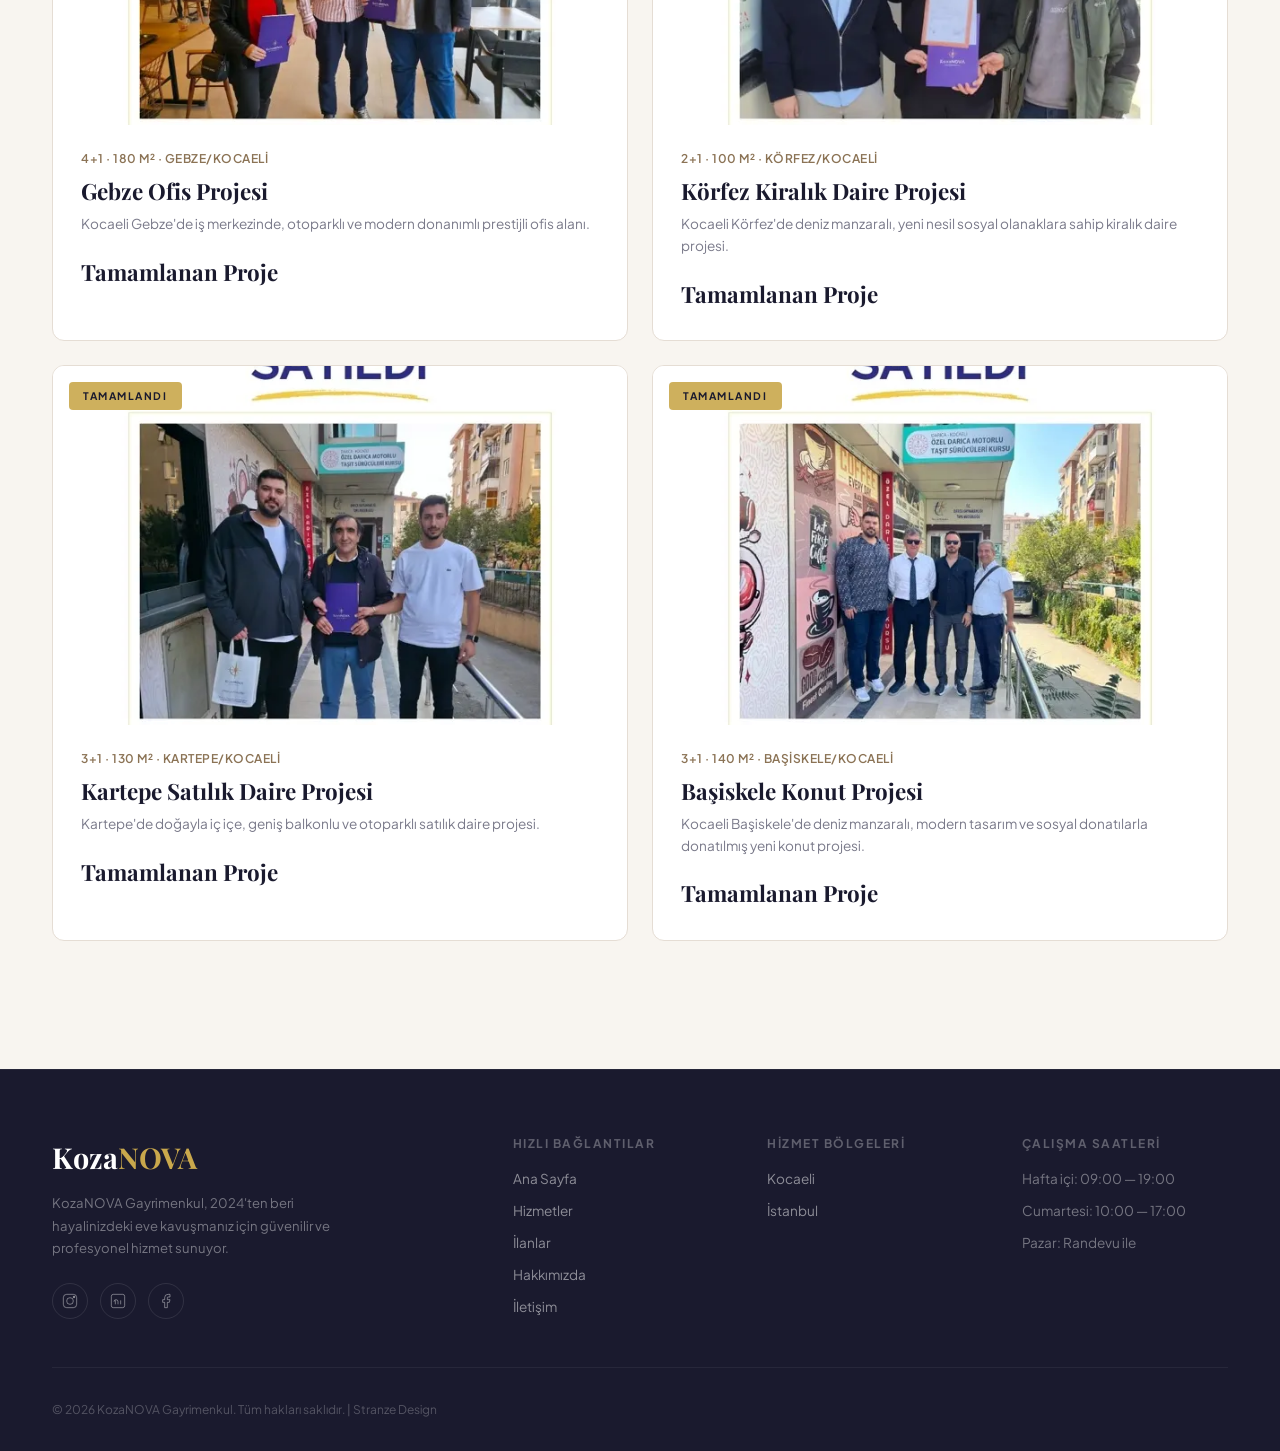
<file: ilanlar.html>
<!DOCTYPE html>
<html lang="tr" data-theme="light">
<head>
  <meta charset="UTF-8">
  <meta name="viewport" content="width=device-width, initial-scale=1.0">
  <title>KozaNOVA Gayrimenkul | İlanlar</title>
  <link rel="preconnect" href="https://fonts.googleapis.com">
  <link rel="preconnect" href="https://fonts.gstatic.com" crossorigin>
  <link href="https://fonts.googleapis.com/css2?family=Playfair+Display:ital,wght@0,400;0,600;0,700;1,400&family=Plus+Jakarta+Sans:wght@400;500;600;700&display=optional" rel="stylesheet">
  <link rel="icon" type="image/png" href="images/favicon.png">
  <link rel="stylesheet" href="css/style.css">
</head>
<body>

  <nav class="nav">
    <div class="nav-inner">
      <a href="index.html" class="nav-logo">
        <img src="images/logo.png" alt="KozaNOVA" style="height:38px; width:auto; display:block;">
        <span class="nav-slogan">Emlağın Parlayan Yıldızı</span>
      </a>
      <div class="nav-links">
        <a href="index.html" data-i18n="nav-home">Ana Sayfa</a>
        <a href="hizmetler.html" data-i18n="nav-services">Hizmetler</a>
        <a href="ilanlar.html" class="active" data-i18n="nav-listings">İlanlar</a>
        <a href="hakkimizda.html" data-i18n="nav-about">Hakkımızda</a>
        <a href="iletisim.html" data-i18n="nav-contact">İletişim</a>
        <button class="nav-lang-toggle" id="langToggle" aria-label="Dil değiştir">EN</button>
        <button class="nav-dark-toggle" id="darkToggle" aria-label="Karanlık modu aç/kapa">&#x1F319;</button>
      </div>
      <button class="nav-toggle" aria-label="Menu">
        <span></span><span></span>
      </button>
    </div>
  </nav>

  <section class="page-hero">
    <div class="hero-content">
      <h1 data-i18n="listings-hero-title">Tamamlanan Projeler</h1>
      <p data-i18n="listings-hero-desc">KozaNOVA imzalı başarılı çalışmalarımız</p>
    </div>
  </section>

  <section class="section" id="properties">
    <div class="container">
      <div class="section-header">
        <span class="section-tag" data-i18n="section-tag-listings">Öne Çıkanlar</span>
        <h2 class="section-title" data-i18n="listings-title">Tamamlanan Projelerimiz</h2>
        <p class="section-desc" data-i18n="listings-desc">KozaNOVA imzalı başarılı çalışmalarımız</p>
      </div>
      <div class="property-grid">
        <article class="property-card">
          <div class="property-img-wrap">
            <picture>
              <source srcset="images/project-darica.webp" type="image/webp">
              <img src="images/project-darica.jpg" alt="Darıca Konut" loading="lazy" style="width:100%;height:100%;object-fit:cover;position:absolute;inset:0;">
            </picture>
            <div class="property-badge" data-i18n="listing-1-badge">Tamamlandı</div>
          </div>
          <div class="property-body">
            <div class="property-meta" data-i18n="listing-1-meta">3+1 · 120 m² · Darıca/Kocaeli</div>
            <h3 class="property-title" data-i18n="listing-1-title">Darıca Konut Projesi</h3>
            <p class="property-desc" data-i18n="listing-1-desc">Kocaeli Darıca'da modern mimari, ferah odalar ve sosyal donatılarla donatılmış yeni konut projesi.</p>
            <div class="property-footer">
              <span class="property-price" data-i18n="listing-1-status">Tamamlanan Proje</span>
            </div>
          </div>
        </article>
        <article class="property-card card-featured">
          <div class="property-img-wrap">
            <picture>
              <source srcset="images/project-izmit.webp" type="image/webp">
              <img src="images/project-izmit.jpg" alt="İzmit Villa" loading="lazy" style="width:100%;height:100%;object-fit:cover;position:absolute;inset:0;">
            </picture>
            <div class="property-badge" data-i18n="listing-2-badge">Tamamlandı</div>
          </div>
          <div class="property-body">
            <div class="property-meta" data-i18n="listing-2-meta">5+1 · 250 m² · İzmit/Kocaeli</div>
            <h3 class="property-title" data-i18n="listing-2-title">İzmit Villa Projesi</h3>
            <p class="property-desc" data-i18n="listing-2-desc">Kocaeli İzmit'te doğayla iç içe, özel bahçeli ve havuzlu lüks villa projesi.</p>
            <div class="property-footer">
              <span class="property-price" data-i18n="listing-2-status">Tamamlanan Proje</span>
            </div>
          </div>
        </article>
        <article class="property-card">
          <div class="property-img-wrap">
            <picture>
              <source srcset="images/project-gebze.webp" type="image/webp">
              <img src="images/project-gebze.jpg" alt="Gebze Ofis" loading="lazy" style="width:100%;height:100%;object-fit:cover;position:absolute;inset:0;">
            </picture>
            <div class="property-badge" data-i18n="listing-3-badge">Tamamlandı</div>
          </div>
          <div class="property-body">
            <div class="property-meta" data-i18n="listing-3-meta">4+1 · 180 m² · Gebze/Kocaeli</div>
            <h3 class="property-title" data-i18n="listing-3-title">Gebze Ofis Projesi</h3>
            <p class="property-desc" data-i18n="listing-3-desc">Kocaeli Gebze'de iş merkezinde, otoparklı ve modern donanımlı prestijli ofis alanı.</p>
            <div class="property-footer">
              <span class="property-price" data-i18n="listing-3-status">Tamamlanan Proje</span>
            </div>
          </div>
        </article>
        <article class="property-card">
          <div class="property-img-wrap">
            <picture>
              <source srcset="images/project-korfez.webp" type="image/webp">
              <img src="images/project-korfez.jpg" alt="Körfez Kiralık Daire" loading="lazy" style="width:100%;height:100%;object-fit:cover;position:absolute;inset:0;">
            </picture>
            <div class="property-badge" data-i18n="listing-4-badge">Tamamlandı</div>
          </div>
          <div class="property-body">
            <div class="property-meta" data-i18n="listing-4-meta">2+1 · 100 m² · Körfez/Kocaeli</div>
            <h3 class="property-title" data-i18n="listing-4-title">Körfez Kiralık Daire Projesi</h3>
            <p class="property-desc" data-i18n="listing-4-desc">Kocaeli Körfez'de deniz manzaralı, yeni nesil sosyal olanaklara sahip kiralık daire projesi.</p>
            <div class="property-footer">
              <span class="property-price" data-i18n="listing-4-status">Tamamlanan Proje</span>
            </div>
          </div>
        </article>
        <article class="property-card">
          <div class="property-img-wrap">
            <picture>
              <source srcset="images/project-kartepe.webp" type="image/webp">
              <img src="images/project-kartepe.jpg" alt="Kartepe Satılık Daire" loading="lazy" style="width:100%;height:100%;object-fit:cover;position:absolute;inset:0;">
            </picture>
            <div class="property-badge" data-i18n="listing-5-badge">Tamamlandı</div>
          </div>
          <div class="property-body">
            <div class="property-meta" data-i18n="listing-5-meta">3+1 · 130 m² · Kartepe/Kocaeli</div>
            <h3 class="property-title" data-i18n="listing-5-title">Kartepe Satılık Daire Projesi</h3>
            <p class="property-desc" data-i18n="listing-5-desc">Kartepe'de doğayla iç içe, geniş balkonlu ve otoparklı satılık daire projesi.</p>
            <div class="property-footer">
              <span class="property-price" data-i18n="listing-5-status">Tamamlanan Proje</span>
            </div>
          </div>
        </article>
        <article class="property-card">
          <div class="property-img-wrap">
            <picture>
              <source srcset="images/project-basiskele.webp" type="image/webp">
              <img src="images/project-basiskele.jpg" alt="Başiskele Konut" loading="lazy" style="width:100%;height:100%;object-fit:cover;position:absolute;inset:0;">
            </picture>
            <div class="property-badge" data-i18n="listing-6-badge">Tamamlandı</div>
          </div>
          <div class="property-body">
            <div class="property-meta" data-i18n="listing-6-meta">3+1 · 140 m² · Başiskele/Kocaeli</div>
            <h3 class="property-title" data-i18n="listing-6-title">Başiskele Konut Projesi</h3>
            <p class="property-desc" data-i18n="listing-6-desc">Kocaeli Başiskele'de deniz manzaralı, modern tasarım ve sosyal donatılarla donatılmış yeni konut projesi.</p>
            <div class="property-footer">
              <span class="property-price" data-i18n="listing-6-status">Tamamlanan Proje</span>
            </div>
          </div>
        </article>
      </div>
    </div>
  </section>

  <footer class="footer">
    <div class="container">
      <div class="footer-grid">
        <div class="footer-brand">
          <span class="footer-logo">Koza<span style="color:var(--gold);">NOVA</span></span>
          <p data-i18n="footer-brand">KozaNOVA Gayrimenkul, 2024'ten beri hayalinizdeki eve kavuşmanız için güvenilir ve profesyonel hizmet sunuyor.</p>
          <div class="footer-social">
            <a href="https://www.instagram.com/kozanovagayrimenkul/" target="_blank" aria-label="Instagram"><svg viewBox="0 0 24 24" fill="none" stroke="currentColor" stroke-width="1.5"><rect x="2" y="2" width="20" height="20" rx="5"/><circle cx="12" cy="12" r="5"/><circle cx="18" cy="6" r="1.2" fill="currentColor"/></svg></a>
            <a href="#" aria-label="LinkedIn"><svg viewBox="0 0 24 24" fill="none" stroke="currentColor" stroke-width="1.5"><rect x="2" y="2" width="20" height="20" rx="3"/><path d="M8 11v6M8 7v0M16 11v6M12 13v4M12 13a3 3 0 0 0-3-3h0a3 3 0 0 0-3 3v0"/></svg></a>
            <a href="#" aria-label="Facebook"><svg viewBox="0 0 24 24" fill="none" stroke="currentColor" stroke-width="1.5"><path d="M18 2h-3a5 5 0 0 0-5 5v3H7v4h3v8h4v-8h3l1-4h-4V7a1 1 0 0 1 1-1h3z"/></svg></a>
          </div>
        </div>
        <div class="footer-links">
          <strong data-i18n="footer-quick-title">Hızlı Bağlantılar</strong>
          <a href="index.html" data-i18n="nav-home">Ana Sayfa</a>
          <a href="hizmetler.html" data-i18n="nav-services">Hizmetler</a>
          <a href="ilanlar.html" data-i18n="nav-listings">İlanlar</a>
          <a href="hakkimizda.html" data-i18n="nav-about">Hakkımızda</a>
          <a href="iletisim.html" data-i18n="nav-contact">İletişim</a>
        </div>
        <div class="footer-links">
          <strong data-i18n="footer-regions-title">Hizmet Bölgeleri</strong>
           <a href="#">Kocaeli</a>
           <a href="#">İstanbul</a>
        </div>
        <div class="footer-links">
          <strong data-i18n="footer-hours-title">Çalışma Saatleri</strong>
          <span data-i18n="footer-hours-week">Hafta içi: 09:00 — 19:00</span>
          <span data-i18n="footer-hours-sat">Cumartesi: 10:00 — 17:00</span>
          <span data-i18n="footer-hours-sun">Pazar: Randevu ile</span>
        </div>
      </div>
      <div class="footer-bottom">
        <span data-i18n="footer-copy">© 2026 KozaNOVA Gayrimenkul. Tüm hakları saklıdır. | Stranze Design</span>
      </div>
    </div>
  </footer>

  <script src="js/translations.js"></script>
  <script src="js/script.js?v=2"></script>
</body>
</html>
</file>
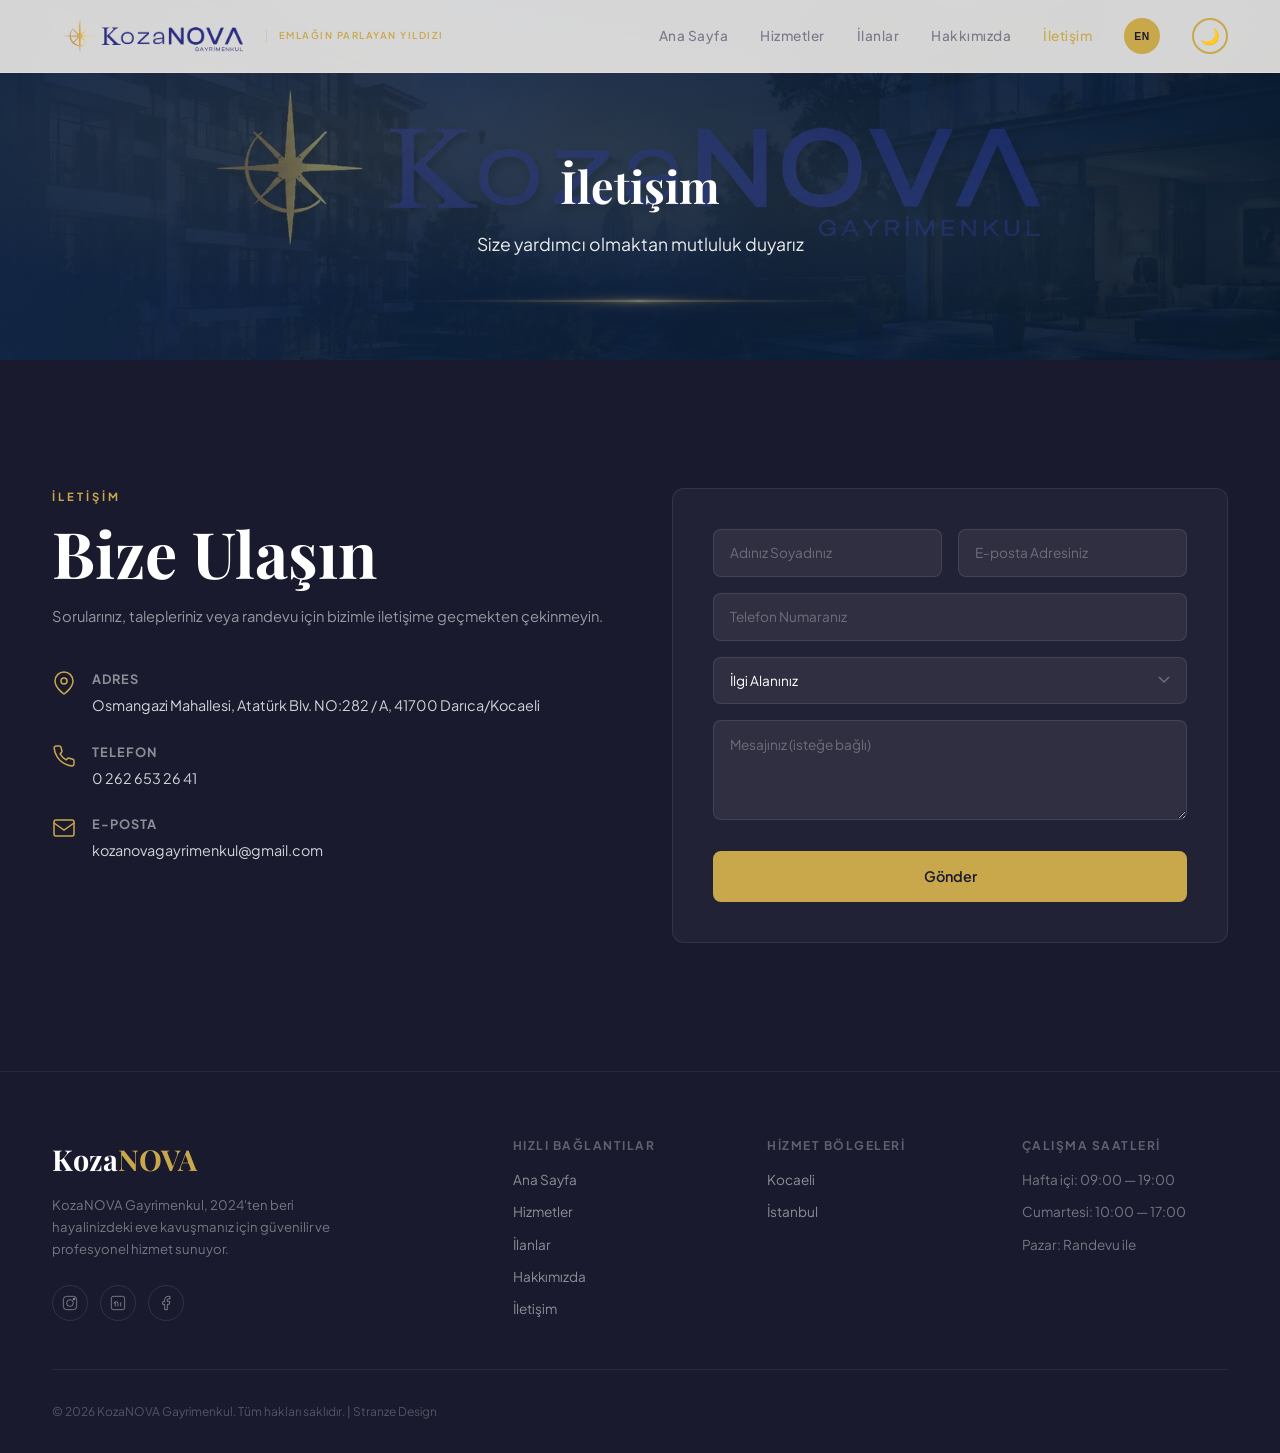
<file: iletisim.html>
<!DOCTYPE html>
<html lang="tr" data-theme="light">
<head>
  <meta charset="UTF-8">
  <meta name="viewport" content="width=device-width, initial-scale=1.0">
  <title>KozaNOVA Gayrimenkul | İletişim</title>
  <link rel="preconnect" href="https://fonts.googleapis.com">
  <link rel="preconnect" href="https://fonts.gstatic.com" crossorigin>
  <link href="https://fonts.googleapis.com/css2?family=Playfair+Display:ital,wght@0,400;0,600;0,700;1,400&family=Plus+Jakarta+Sans:wght@400;500;600;700&display=optional" rel="stylesheet">
  <link rel="icon" type="image/png" href="images/favicon.png">
  <link rel="stylesheet" href="css/style.css">
</head>
<body>

  <nav class="nav">
    <div class="nav-inner">
      <a href="index.html" class="nav-logo">
        <img src="images/logo.png" alt="KozaNOVA" style="height:38px; width:auto; display:block;">
        <span class="nav-slogan">Emlağın Parlayan Yıldızı</span>
      </a>
      <div class="nav-links">
        <a href="index.html" data-i18n="nav-home">Ana Sayfa</a>
        <a href="hizmetler.html" data-i18n="nav-services">Hizmetler</a>
        <a href="ilanlar.html" data-i18n="nav-listings">İlanlar</a>
        <a href="hakkimizda.html" data-i18n="nav-about">Hakkımızda</a>
        <a href="iletisim.html" class="active" data-i18n="nav-contact">İletişim</a>
        <button class="nav-lang-toggle" id="langToggle" aria-label="Dil değiştir">EN</button>
        <button class="nav-dark-toggle" id="darkToggle" aria-label="Karanlık modu aç/kapa">&#x1F319;</button>
      </div>
      <button class="nav-toggle" aria-label="Menu">
        <span></span><span></span>
      </button>
    </div>
  </nav>

  <section class="page-hero">
    <div class="hero-content">
      <h1 data-i18n="contact-hero-title">İletişim</h1>
      <p data-i18n="contact-hero-desc">Size yardımcı olmaktan mutluluk duyarız</p>
    </div>
  </section>

  <section class="section contact" id="contact">
    <div class="container">
      <div class="contact-grid">
        <div class="contact-info">
          <span class="section-tag" data-i18n="section-tag-contact">İletişim</span>
          <h2 class="section-title" data-i18n="contact-title">Bize Ulaşın</h2>
          <p data-i18n="contact-desc">Sorularınız, talepleriniz veya randevu için bizimle iletişime geçmekten çekinmeyin.</p>
          <div class="contact-details">
            <div class="contact-item">
              <div class="contact-item-icon">
                <svg viewBox="0 0 24 24" fill="none" stroke="currentColor" stroke-width="1.5" stroke-linecap="round">
                  <path d="M21 10c0 7-9 13-9 13s-9-6-9-13a9 9 0 0 1 18 0z"/>
                  <circle cx="12" cy="10" r="3"/>
                </svg>
              </div>
              <div>
                <strong data-i18n="contact-address-label">Adres</strong>
                <span data-i18n="contact-address">Osmangazi Mahallesi, Atatürk Blv. NO:282 / A, 41700 Darıca/Kocaeli</span>
              </div>
            </div>
            <div class="contact-item">
              <div class="contact-item-icon">
                <svg viewBox="0 0 24 24" fill="none" stroke="currentColor" stroke-width="1.5" stroke-linecap="round">
                  <path d="M22 16.92v3a2 2 0 0 1-2.18 2 19.79 19.79 0 0 1-8.63-3.07 19.5 19.5 0 0 1-6-6 19.79 19.79 0 0 1-3.07-8.67A2 2 0 0 1 4.11 2h3a2 2 0 0 1 2 1.72 12.84 12.84 0 0 0 .7 2.81 2 2 0 0 1-.45 2.11L8.09 9.91a16 16 0 0 0 6 6l1.27-1.27a2 2 0 0 1 2.11-.45 12.84 12.84 0 0 0 2.81.7A2 2 0 0 1 22 16.92z"/>
                </svg>
              </div>
              <div>
                <strong data-i18n="contact-phone-label">Telefon</strong>
                <span data-i18n="contact-phone">0 262 653 26 41</span>
              </div>
            </div>
            <div class="contact-item">
              <div class="contact-item-icon">
                <svg viewBox="0 0 24 24" fill="none" stroke="currentColor" stroke-width="1.5" stroke-linecap="round">
                  <rect x="2" y="4" width="20" height="16" rx="2"/>
                  <path d="M22 7l-10 7L2 7"/>
                </svg>
              </div>
              <div>
                <strong data-i18n="contact-email-label">E-posta</strong>
                <span data-i18n="contact-email">kozanovagayrimenkul@gmail.com</span>
              </div>
            </div>
          </div>
        </div>
        <form class="contact-form" netlify name="contact" novalidate>
          <div class="form-row">
            <input type="text" name="name" data-i18n-placeholder="form-name" placeholder="Adınız Soyadınız" required>
            <input type="email" name="email" data-i18n-placeholder="form-email" placeholder="E-posta Adresiniz" required>
          </div>
          <input type="tel" name="phone" inputmode="numeric" data-i18n-placeholder="form-phone" placeholder="Telefon Numaranız" required pattern="[0-9\s\+\-\(\)]{7,20}" oninput="this.value=this.value.replace(/\D/g,'')">
          <select name="interest" data-i18n-placeholder="form-interest" required>
            <option value="" disabled selected data-i18n="form-interest">İlgi Alanınız</option>
            <option value="satilik" data-i18n="form-interest-1">Satılık Konut</option>
            <option value="kiralik" data-i18n="form-interest-2">Kiralık Konut</option>
            <option value="danismanlik" data-i18n="form-interest-3">Danışmanlık</option>
            <option value="degerleme" data-i18n="form-interest-4">Değerleme</option>
            <option value="diger" data-i18n="form-interest-5">Diğer</option>
          </select>
          <textarea rows="4" name="message" data-i18n-placeholder="form-message" placeholder="Mesajınız (isteğe bağlı)"></textarea>
          <div class="form-error" style="display:none;color:#e74c3c;font-size:0.85rem;margin-bottom:1rem;padding:0.75rem 1rem;background:rgba(231,76,60,0.1);border:1px solid rgba(231,76,60,0.2);border-radius:8px;"></div>
          <button type="submit" class="btn-primary btn-full" data-i18n="form-submit">Gönder</button>
        </form>
      </div>
    </div>
  </section>

  <footer class="footer">
    <div class="container">
      <div class="footer-grid">
        <div class="footer-brand">
          <span class="footer-logo">Koza<span style="color:var(--gold);">NOVA</span></span>
          <p data-i18n="footer-brand">KozaNOVA Gayrimenkul, 2024'ten beri hayalinizdeki eve kavuşmanız için güvenilir ve profesyonel hizmet sunuyor.</p>
          <div class="footer-social">
            <a href="https://www.instagram.com/kozanovagayrimenkul/" target="_blank" aria-label="Instagram"><svg viewBox="0 0 24 24" fill="none" stroke="currentColor" stroke-width="1.5"><rect x="2" y="2" width="20" height="20" rx="5"/><circle cx="12" cy="12" r="5"/><circle cx="18" cy="6" r="1.2" fill="currentColor"/></svg></a>
            <a href="#" aria-label="LinkedIn"><svg viewBox="0 0 24 24" fill="none" stroke="currentColor" stroke-width="1.5"><rect x="2" y="2" width="20" height="20" rx="3"/><path d="M8 11v6M8 7v0M16 11v6M12 13v4M12 13a3 3 0 0 0-3-3h0a3 3 0 0 0-3 3v0"/></svg></a>
            <a href="#" aria-label="Facebook"><svg viewBox="0 0 24 24" fill="none" stroke="currentColor" stroke-width="1.5"><path d="M18 2h-3a5 5 0 0 0-5 5v3H7v4h3v8h4v-8h3l1-4h-4V7a1 1 0 0 1 1-1h3z"/></svg></a>
          </div>
        </div>
        <div class="footer-links">
          <strong data-i18n="footer-quick-title">Hızlı Bağlantılar</strong>
          <a href="index.html" data-i18n="nav-home">Ana Sayfa</a>
          <a href="hizmetler.html" data-i18n="nav-services">Hizmetler</a>
          <a href="ilanlar.html" data-i18n="nav-listings">İlanlar</a>
          <a href="hakkimizda.html" data-i18n="nav-about">Hakkımızda</a>
          <a href="iletisim.html" data-i18n="nav-contact">İletişim</a>
        </div>
        <div class="footer-links">
          <strong data-i18n="footer-regions-title">Hizmet Bölgeleri</strong>
           <a href="#">Kocaeli</a>
           <a href="#">İstanbul</a>
        </div>
        <div class="footer-links">
          <strong data-i18n="footer-hours-title">Çalışma Saatleri</strong>
          <span data-i18n="footer-hours-week">Hafta içi: 09:00 — 19:00</span>
          <span data-i18n="footer-hours-sat">Cumartesi: 10:00 — 17:00</span>
          <span data-i18n="footer-hours-sun">Pazar: Randevu ile</span>
        </div>
      </div>
      <div class="footer-bottom">
        <span data-i18n="footer-copy">© 2026 KozaNOVA Gayrimenkul. Tüm hakları saklıdır. | Stranze Design</span>
      </div>
    </div>
  </footer>

  <script src="js/translations.js"></script>
  <script src="js/script.js?v=2"></script>
</body>
</html>
</file>
<file: css/style.css>
:root {
  --cream: #f8f5f0;
  --cream-alt: #f0ebe3;
  --navy: #1a1a2e;
  --navy-light: #2a2a42;
  --gold: #c9a84c;
  --gold-light: #dfc06a;
  --gold-dim: #a8892e;
  --bronze: #8b7355;
  --text: #1a1a2e;
  --text-dim: #7a7a8a;
  --text-light: #b0a8a0;
  --border: #e5ddd4;
  --card-bg: #ffffff;
  --nav-bg: rgba(248, 245, 240, 0.85);
  --radius: 12px;
  --radius-sm: 8px;
  --shadow-sm: 0 2px 12px rgba(26, 26, 46, 0.06);
  --shadow-md: 0 8px 32px rgba(26, 26, 46, 0.08);
  --shadow-lg: 0 16px 48px rgba(26, 26, 46, 0.12);
  --font-display: 'Playfair Display', Georgia, serif;
  --font-body: 'Plus Jakarta Sans', -apple-system, sans-serif;
  --ease: cubic-bezier(0.25, 0.1, 0, 1);
}

[data-theme="dark"] {
  --cream: #1a1a2e;
  --cream-alt: #22223a;
  --navy: #f0ebe3;
  --navy-light: #e0d8cc;
  --gold: #c9a84c;
  --gold-light: #dfc06a;
  --gold-dim: #b89840;
  --bronze: #9a8a7a;
  --text: #f0ebe3;
  --text-dim: #9a9aaa;
  --text-light: #7a7a8a;
  --border: #2a2a42;
  --card-bg: #22223a;
  --nav-bg: rgba(26, 26, 46, 0.92);
  --shadow-sm: 0 2px 12px rgba(0, 0, 0, 0.3);
  --shadow-md: 0 8px 32px rgba(0, 0, 0, 0.4);
  --shadow-lg: 0 16px 48px rgba(0, 0, 0, 0.5);
}

* {
  margin: 0;
  padding: 0;
  box-sizing: border-box;
}

html {
  scroll-behavior: smooth;
}

body {
  font-family: var(--font-body);
  background: var(--cream);
  color: var(--text);
  line-height: 1.6;
  overflow-x: hidden;
  -webkit-font-smoothing: antialiased;
}

::selection {
  background: var(--gold);
  color: var(--navy);
}

.container {
  max-width: 1240px;
  margin: 0 auto;
  padding: 0 2rem;
}

/* ========== NAV ========== */

.nav {
  position: fixed;
  top: 0;
  left: 0;
  right: 0;
  z-index: 100;
  background: var(--nav-bg);
  backdrop-filter: blur(20px);
  -webkit-backdrop-filter: blur(20px);
  border-bottom: 1px solid var(--border);
}

.nav-inner {
  max-width: 1240px;
  margin: 0 auto;
  padding: 0 2rem;
  display: flex;
  align-items: center;
  justify-content: space-between;
  height: 72px;
}

.nav-logo {
  font-family: var(--font-display);
  font-size: 1.6rem;
  font-weight: 700;
  color: var(--navy);
  text-decoration: none;
  letter-spacing: -0.5px;
  display: flex;
  align-items: center;
  gap: 0.75rem;
}

.nav-slogan {
  font-family: var(--font-body);
  font-size: 0.6rem;
  font-weight: 600;
  color: var(--gold);
  text-transform: uppercase;
  letter-spacing: 1.5px;
  padding-left: 0.75rem;
  border-left: 1px solid rgba(201, 168, 76, 0.3);
  line-height: 1.2;
  white-space: nowrap;
}

[data-theme="dark"] .nav-slogan {
  border-left-color: rgba(201, 168, 76, 0.2);
}

.nav-links {
  display: flex;
  align-items: center;
  gap: 2rem;
}

.nav-links a {
  text-decoration: none;
  font-size: 0.85rem;
  font-weight: 500;
  color: var(--text-dim);
  letter-spacing: 0.5px;
  transition: color 0.3s var(--ease);
}

.nav-links a:hover {
  color: var(--gold);
}

.nav-cta {
  background: var(--navy);
  color: white !important;
  padding: 0.5rem 1.5rem;
  border-radius: var(--radius-sm);
  transition: all 0.3s var(--ease) !important;
  font-weight: 600 !important;
}

.nav-cta:hover {
  background: var(--gold);
  color: var(--navy) !important;
}

.nav-toggle {
  display: none;
  background: none;
  border: none;
  cursor: pointer;
  width: 28px;
  height: 20px;
  position: relative;
}

.nav-toggle span {
  display: block;
  width: 100%;
  height: 2px;
  background: var(--navy);
  border-radius: 2px;
  position: absolute;
  left: 0;
  transition: all 0.3s var(--ease);
}

.nav-toggle span:first-child { top: 0; }
.nav-toggle span:last-child { bottom: 0; }

.nav-open .nav-toggle span:first-child {
  top: 50%;
  transform: translateY(-50%) rotate(45deg);
}

.nav-open .nav-toggle span:last-child {
  bottom: auto;
  top: 50%;
  transform: translateY(-50%) rotate(-45deg);
}

/* Dil Toggle */
.nav-lang-toggle {
  background: var(--gold);
  border: none;
  color: var(--navy);
  width: 36px;
  height: 36px;
  border-radius: 50%;
  cursor: pointer;
  font-size: 0.65rem;
  font-weight: 700;
  display: flex;
  align-items: center;
  justify-content: center;
  transition: all 0.3s var(--ease);
  letter-spacing: 0.5px;
}

.nav-lang-toggle:hover {
  transform: scale(1.05);
  box-shadow: 0 4px 15px rgba(201, 168, 76, 0.4);
}

/* Dark Mod Toggle */
.nav-dark-toggle {
  background: none;
  border: 2px solid var(--gold);
  color: var(--gold);
  width: 36px;
  height: 36px;
  border-radius: 50%;
  cursor: pointer;
  font-size: 1rem;
  display: flex;
  align-items: center;
  justify-content: center;
  transition: all 0.3s var(--ease);
}

.nav-dark-toggle:hover {
  background: var(--gold);
  color: var(--navy);
}

/* Aktif sayfa vurgusu */
.nav-links a.active {
  color: var(--gold);
}

/* ========== PAGE HERO (alt sayfalar) ========== */

.page-hero {
  min-height: 40vh;
  display: flex;
  align-items: center;
  justify-content: center;
  text-align: center;
  padding: 6rem 2rem 3rem;
  position: relative;
  overflow: hidden;
  background: linear-gradient(135deg, #1e3a5f 0%, #0f2a44 100%);
  color: #ffffff;
}

[data-theme="dark"] .page-hero {
  background: linear-gradient(135deg, #1e3a5f 0%, #0f2a44 100%);
  color: #ffffff;
}

.page-hero::before {
  content: '';
  position: absolute;
  inset: 0;
  background: url('../images/hero-bg.jpg') center/cover no-repeat;
  opacity: 0.4;
  z-index: 0;
}

.page-hero::after {
  content: '';
  position: absolute;
  inset: 0;
  background:
    radial-gradient(ellipse at 30% 40%, rgba(201, 168, 76, 0.1) 0%, transparent 50%),
    radial-gradient(ellipse at 70% 60%, rgba(255,255,255,0.05) 0%, transparent 40%);
  z-index: 0;
}

.page-hero .hero-content {
  position: relative;
  z-index: 1;
}

.page-hero h1 {
  font-family: var(--font-display);
  font-size: 2.8rem;
  margin-bottom: 0.5rem;
}

.page-hero p {
  font-size: 1.1rem;
  opacity: 0.9;
}

/* ========== HERO ========== */

.hero {
  min-height: 100vh;
  position: relative;
  display: flex;
  align-items: center;
  padding-top: 72px;
  overflow: hidden;
}

.hero-bg {
  position: absolute;
  inset: 0;
}

.hero-img {
  position: absolute;
  inset: 0;
  width: 100%;
  height: 100%;
  object-fit: cover;
  object-position: center;
  display: block;
}

.hero-overlay {
  position: absolute;
  inset: 0;
  background: rgba(0, 0, 0, 0.55);
}

.hero-content {
  position: relative;
  z-index: 2;
  max-width: 1240px;
  margin: 0 auto;
  padding: 0 2rem;
  width: 100%;
}

.hero-badge {
  display: inline-block;
  font-size: 0.7rem;
  font-weight: 700;
  text-transform: uppercase;
  letter-spacing: 3px;
  color: var(--gold);
  margin-bottom: 1.5rem;
  opacity: 0;
  animation: fadeUp 0.6s 0.2s forwards;
}

.hero-title {
  font-family: var(--font-display);
  font-size: clamp(3.2rem, 8vw, 6.5rem);
  line-height: 1.05;
  color: white;
  margin-bottom: 1.5rem;
  font-weight: 700;
}

.hero-title span {
  display: block;
  opacity: 0;
  transform: translateY(40px);
  animation: slideUp 0.7s forwards;
}

.hero-title span:nth-child(1) { animation-delay: 0.3s; }
.hero-title span:nth-child(2) { animation-delay: 0.5s; }

.hero-accent {
  font-style: italic;
  color: var(--gold);
}

.hero-text {
  font-size: 1.05rem;
  color: rgba(255, 255, 255, 0.65);
  max-width: 540px;
  line-height: 1.7;
  margin-bottom: 2.5rem;
  opacity: 0;
  animation: fadeUp 0.6s 0.7s forwards;
}

.hero-actions {
  display: flex;
  gap: 1rem;
  flex-wrap: wrap;
  opacity: 0;
  animation: fadeUp 0.6s 0.9s forwards;
}

.btn-primary {
  display: inline-flex;
  align-items: center;
  justify-content: center;
  font-family: var(--font-body);
  font-size: 0.9rem;
  font-weight: 600;
  text-decoration: none;
  background: var(--gold);
  color: var(--navy);
  padding: 0.9rem 2.5rem;
  border-radius: var(--radius-sm);
  border: 2px solid var(--gold);
  transition: all 0.3s var(--ease);
  cursor: pointer;
}

.btn-primary:hover {
  background: transparent;
  color: var(--gold);
  transform: translateY(-2px);
}

.btn-outline {
  display: inline-flex;
  align-items: center;
  justify-content: center;
  font-family: var(--font-body);
  font-size: 0.9rem;
  font-weight: 600;
  text-decoration: none;
  border: 2px solid rgba(255, 255, 255, 0.2);
  color: rgba(255, 255, 255, 0.8);
  padding: 0.9rem 2.5rem;
  border-radius: var(--radius-sm);
  transition: all 0.3s var(--ease);
}

.btn-outline:hover {
  border-color: var(--gold);
  color: var(--gold);
  transform: translateY(-2px);
}

.btn-wide {
  padding: 1rem 4rem;
}

.btn-full {
  width: 100%;
}

.hero-stats {
  display: flex;
  gap: 3rem;
  margin-top: 4rem;
  padding-top: 2.5rem;
  border-top: 1px solid rgba(255, 255, 255, 0.08);
  opacity: 0;
  animation: fadeUp 0.6s 1.1s forwards;
}

.hero-stat {
  display: flex;
  flex-direction: column;
}

.hero-stat-num {
  font-family: var(--font-display);
  font-size: 2rem;
  color: var(--gold);
  line-height: 1;
  margin-bottom: 0.25rem;
}

.hero-stat-label {
  font-size: 0.75rem;
  text-transform: uppercase;
  letter-spacing: 1.5px;
  color: rgba(255, 255, 255, 0.4);
}

.hero-scroll {
  position: absolute;
  bottom: 2.5rem;
  left: 50%;
  transform: translateX(-50%);
  z-index: 2;
  display: flex;
  flex-direction: column;
  align-items: center;
  gap: 0.5rem;
  font-size: 0.65rem;
  text-transform: uppercase;
  letter-spacing: 2px;
  color: rgba(255, 255, 255, 0.3);
  opacity: 0;
  animation: fadeUp 0.6s 1.4s forwards;
}

.scroll-line {
  width: 1px;
  height: 32px;
  background: linear-gradient(to bottom, var(--gold), transparent);
}

/* ========== MARQUEE ========== */

.marquee {
  background: var(--navy);
  border-top: 1px solid rgba(201, 168, 76, 0.15);
  border-bottom: 1px solid rgba(201, 168, 76, 0.15);
  overflow: hidden;
  padding: 1rem 0;
}

.marquee-track {
  display: flex;
  gap: 3rem;
  white-space: nowrap;
  animation: marquee 40s linear infinite;
  font-size: 0.75rem;
  letter-spacing: 3px;
  text-transform: uppercase;
  font-weight: 600;
  color: var(--gold-dim);
}

.marquee-track span {
  display: flex;
  gap: 3rem;
}

@keyframes marquee {
  to { transform: translateX(-50%); }
}

/* ========== SECTIONS ========== */

.section {
  padding: 8rem 0;
}

.section-header {
  margin-bottom: 4rem;
  max-width: 600px;
}

.section-tag {
  font-size: 0.7rem;
  font-weight: 700;
  text-transform: uppercase;
  letter-spacing: 3px;
  color: var(--gold);
  display: block;
  margin-bottom: 0.75rem;
}

.section-title {
  font-family: var(--font-display);
  font-size: clamp(2.5rem, 5vw, 4rem);
  line-height: 1.1;
  color: var(--navy);
  margin-bottom: 1rem;
  font-weight: 700;
}

.section-desc {
  font-size: 1rem;
  color: var(--text-dim);
  line-height: 1.7;
}

.section-footer {
  margin-top: 3rem;
  text-align: center;
}

/* ========== PROPERTIES ========== */

.property-grid {
  display: grid;
  grid-template-columns: repeat(2, 1fr);
  gap: 1.5rem;
}

.property-card {
  background: var(--card-bg);
  border-radius: var(--radius);
  overflow: hidden;
  border: 1px solid var(--border);
  opacity: 0;
  transform: translateY(30px);
  transition: all 0.6s var(--ease);
}

.property-card.revealed {
  opacity: 1;
  transform: translateY(0);
}

.property-card:nth-child(1) { transition-delay: 0s; }
.property-card:nth-child(2) { transition-delay: 0.1s; }
.property-card:nth-child(3) { transition-delay: 0.2s; }
.property-card:nth-child(4) { transition-delay: 0.3s; }
.property-card:nth-child(5) { transition-delay: 0.4s; }

.property-card:hover {
  transform: translateY(-6px);
  box-shadow: var(--shadow-md);
  border-color: var(--gold);
}

.property-card:hover .property-img {
  transform: scale(1.02);
}

.card-featured {
  border-color: var(--gold);
}

.property-img-wrap {
  position: relative;
  overflow: hidden;
  aspect-ratio: 16 / 10;
}

.property-img {
  width: 100%;
  height: 100%;
  position: relative;
  transition: transform 0.6s var(--ease);
}

.property-badge {
  position: absolute;
  top: 1rem;
  left: 1rem;
  z-index: 2;
  font-size: 0.65rem;
  font-weight: 700;
  text-transform: uppercase;
  letter-spacing: 1.5px;
  background: rgba(201, 168, 76, 0.9);
  color: var(--navy);
  padding: 0.35rem 0.9rem;
  border-radius: 4px;
}

.badge-green {
  background: rgba(201, 168, 76, 0.9);
  color: var(--navy);
}

.property-img-pattern {
  position: absolute;
  inset: 0;
  opacity: 0.06;
  background-image: url("data:image/svg+xml,%3Csvg width='40' height='40' viewBox='0 0 40 40' xmlns='http://www.w3.org/2000/svg'%3E%3Cpath d='M20 0l20 20-20 20L0 20z' fill='%23c9a84c' fill-opacity='0.3'/%3E%3C/svg%3E");
  background-size: 60px 60px;
}

.property-body {
  padding: 1.5rem 1.75rem 1.75rem;
}

.property-meta {
  display: flex;
  gap: 0.35rem;
  font-size: 0.75rem;
  text-transform: uppercase;
  letter-spacing: 0.5px;
  color: var(--bronze);
  font-weight: 600;
  margin-bottom: 0.6rem;
}

.property-title {
  font-family: var(--font-display);
  font-size: 1.4rem;
  font-weight: 700;
  color: var(--navy);
  margin-bottom: 0.5rem;
  line-height: 1.2;
}

.property-desc {
  font-size: 0.85rem;
  color: var(--text-dim);
  line-height: 1.6;
  margin-bottom: 1.25rem;
}

.property-footer {
  display: flex;
  align-items: center;
  justify-content: space-between;
}

.property-price {
  font-family: var(--font-display);
  font-size: 1.4rem;
  font-weight: 700;
  color: var(--navy);
}

.property-cta {
  font-size: 0.8rem;
  font-weight: 600;
  color: var(--gold);
  text-decoration: none;
  transition: gap 0.3s var(--ease);
  display: inline-flex;
  align-items: center;
  gap: 0.25rem;
}

.property-cta:hover {
  gap: 0.5rem;
}

/* ========== SERVICES ========== */

.services {
  background: var(--cream-alt);
}

.services-grid {
  display: grid;
  grid-template-columns: repeat(4, 1fr);
  gap: 1.5rem;
}

.service-card {
  background: var(--card-bg);
  border: 1px solid var(--border);
  border-radius: var(--radius);
  padding: 2.5rem 1.75rem;
  opacity: 0;
  transform: translateY(20px);
  transition: all 0.5s var(--ease);
}

.service-card.revealed {
  opacity: 1;
  transform: translateY(0);
}

.service-card:nth-child(1) { transition-delay: 0s; }
.service-card:nth-child(2) { transition-delay: 0.1s; }
.service-card:nth-child(3) { transition-delay: 0.2s; }
.service-card:nth-child(4) { transition-delay: 0.3s; }

.service-card:hover {
  border-color: var(--gold);
  transform: translateY(-4px);
  box-shadow: var(--shadow-sm);
}

.service-icon {
  width: 44px;
  height: 44px;
  color: var(--gold);
  margin-bottom: 1.5rem;
}

.service-icon svg {
  width: 100%;
  height: 100%;
}

.service-card h3 {
  font-family: var(--font-display);
  font-size: 1.2rem;
  font-weight: 700;
  color: var(--navy);
  margin-bottom: 0.6rem;
}

.service-card p {
  font-size: 0.85rem;
  color: var(--text-dim);
  line-height: 1.6;
}

/* ========== ABOUT ========== */

.about {
  background: var(--card-bg);
}

.about-grid {
  display: grid;
  grid-template-columns: 1fr 1fr;
  gap: 5rem;
  align-items: center;
}

.about-visual {
  position: relative;
}

.about-img {
  position: relative;
  aspect-ratio: 4 / 5;
  border-radius: var(--radius);
  overflow: hidden;
}

.about-img-bg {
  position: absolute;
  inset: 0;
  background: linear-gradient(135deg, #2a2a42, #1a1a2e);
  border-radius: var(--radius);
}

.about-img-bg::after {
  content: '';
  position: absolute;
  inset: 0;
  background-image: url("data:image/svg+xml,%3Csvg width='60' height='60' viewBox='0 0 60 60' xmlns='http://www.w3.org/2000/svg'%3E%3Cg fill='none' fill-rule='evenodd'%3E%3Cg fill='%23c9a84c' fill-opacity='0.04'%3E%3Cpath d='M36 0l24 24-24 24L12 24z'/%3E%3C/g%3E%3C/g%3E%3C/svg%3E");
  background-size: 100px 100px;
}

.about-decor {
  position: absolute;
  bottom: -1.5rem;
  right: -1.5rem;
  background: var(--gold);
  color: var(--navy);
  padding: 1.5rem 2rem;
  border-radius: var(--radius);
  display: flex;
  flex-direction: column;
  align-items: center;
  line-height: 1;
}

.about-decor-num {
  font-family: var(--font-display);
  font-size: 3rem;
  font-weight: 700;
}

.about-decor-text {
  font-size: 0.75rem;
  font-weight: 700;
  text-transform: uppercase;
  letter-spacing: 1.5px;
  text-align: center;
  line-height: 1.3;
}

.about-content {
  opacity: 0;
  transform: translateX(20px);
  transition: all 0.6s var(--ease);
}

.about-content.revealed {
  opacity: 1;
  transform: translateX(0);
}

.about-content .section-title {
  margin-bottom: 1.5rem;
}

.about-content > p {
  font-size: 0.92rem;
  color: var(--text-dim);
  line-height: 1.8;
  margin-bottom: 1.2rem;
}

.about-values {
  display: flex;
  flex-direction: column;
  gap: 1.25rem;
  margin-top: 2rem;
  padding-top: 2rem;
  border-top: 1px solid var(--border);
}

.about-value {
  display: flex;
  gap: 1rem;
  align-items: flex-start;
}

.about-value-icon {
  font-size: 1.2rem;
  color: var(--gold);
  font-weight: 700;
  line-height: 1.4;
}

.about-value strong {
  display: block;
  font-size: 0.9rem;
  color: var(--navy);
  margin-bottom: 0.15rem;
}

.about-value span:last-child {
  font-size: 0.82rem;
  color: var(--text-dim);
}

/* ========== TEAM ========== */

.team {
  background: var(--cream-alt);
  padding: 5rem 0;
}

.team-grid {
  display: grid;
  grid-template-columns: repeat(2, 1fr);
  gap: 1.5rem;
  max-width: 560px;
  margin: 0 auto;
}

.team-card {
  background: var(--card-bg);
  border: 1px solid var(--border);
  border-radius: var(--radius);
  padding: 1.5rem 1.25rem;
  text-align: center;
  opacity: 0;
  transform: translateY(20px);
  transition: all 0.5s var(--ease);
}

.team-card.revealed {
  opacity: 1;
  transform: translateY(0);
}

.team-card:nth-child(1) { transition-delay: 0s; }
.team-card:nth-child(2) { transition-delay: 0.1s; }

.team-card:hover {
  transform: translateY(-4px);
  box-shadow: var(--shadow-sm);
  border-color: var(--gold);
}

.team-avatar {
  width: 64px;
  height: 64px;
  border-radius: 50%;
  margin: 0 auto 1rem;
  display: flex;
  align-items: center;
  justify-content: center;
  border: 3px solid var(--border);
  transition: border-color 0.3s var(--ease);
}

.team-card:hover .team-avatar {
  border-color: var(--gold);
}

.team-avatar-initials {
  font-family: var(--font-display);
  font-size: 1.4rem;
  font-weight: 700;
  color: var(--gold);
}

.team-card h3 {
  font-family: var(--font-display);
  font-size: 1rem;
  font-weight: 700;
  color: var(--navy);
  margin-bottom: 0.2rem;
}

.team-role {
  display: block;
  font-size: 0.75rem;
  font-weight: 600;
  text-transform: uppercase;
  letter-spacing: 1px;
  color: var(--gold);
  margin-bottom: 0.75rem;
}

.team-card p {
  font-size: 0.82rem;
  color: var(--text-dim);
  line-height: 1.6;
}

/* ========== TESTIMONIALS ========== */

.testimonials {
  background: var(--card-bg);
}

.testimonial-grid {
  display: grid;
  grid-template-columns: repeat(3, 1fr);
  gap: 1.5rem;
}

.testimonial-card {
  background: var(--cream);
  border: 1px solid var(--border);
  border-radius: var(--radius);
  padding: 2rem;
  margin: 0;
  opacity: 0;
  transform: translateY(20px);
  transition: all 0.5s var(--ease);
  display: flex;
  flex-direction: column;
  justify-content: space-between;
}

.testimonial-card.revealed {
  opacity: 1;
  transform: translateY(0);
}

.testimonial-card:nth-child(1) { transition-delay: 0s; }
.testimonial-card:nth-child(2) { transition-delay: 0.1s; }
.testimonial-card:nth-child(3) { transition-delay: 0.2s; }

.testimonial-card:hover {
  border-color: var(--gold);
}

.testimonial-stars {
  color: var(--gold);
  font-size: 0.9rem;
  letter-spacing: 2px;
  margin-bottom: 1rem;
}

.testimonial-card blockquote {
  font-family: var(--font-display);
  font-size: 1rem;
  color: var(--text);
  line-height: 1.7;
  font-style: italic;
  margin-bottom: 1.5rem;
  flex: 1;
}

.testimonial-card figcaption {
  border-top: 1px solid var(--border);
  padding-top: 1rem;
}

.testimonial-card figcaption strong {
  display: block;
  font-size: 0.9rem;
  color: var(--navy);
  font-weight: 700;
  font-family: var(--font-body);
}

.testimonial-card figcaption span {
  font-size: 0.75rem;
  color: var(--bronze);
  font-weight: 500;
}

/* ========== CONTACT ========== */

.contact {
  background: var(--navy);
  color: white;
}

.contact .section-title {
  color: white;
}

.contact .section-desc {
  color: rgba(255, 255, 255, 0.5);
}

.contact-grid {
  display: grid;
  grid-template-columns: 1fr 1fr;
  gap: 4rem;
  align-items: start;
}

.contact-info > p {
  font-size: 0.92rem;
  color: rgba(255, 255, 255, 0.55);
  line-height: 1.7;
  margin-bottom: 2.5rem;
}

.contact-details {
  display: flex;
  flex-direction: column;
  gap: 1.5rem;
}

.contact-item {
  display: flex;
  gap: 1rem;
  align-items: flex-start;
}

.contact-item-icon {
  width: 24px;
  height: 24px;
  color: var(--gold);
  flex-shrink: 0;
  margin-top: 2px;
}

.contact-item-icon svg {
  width: 100%;
  height: 100%;
}

.contact-item strong {
  display: block;
  font-size: 0.8rem;
  font-weight: 700;
  text-transform: uppercase;
  letter-spacing: 1px;
  color: rgba(255, 255, 255, 0.5);
  margin-bottom: 0.15rem;
}

.contact-item span:last-child {
  font-size: 0.9rem;
  color: rgba(255, 255, 255, 0.8);
  line-height: 1.5;
}

.contact-form {
  background: rgba(255, 255, 255, 0.04);
  border: 1px solid rgba(255, 255, 255, 0.08);
  border-radius: var(--radius);
  padding: 2.5rem;
  opacity: 0;
  transform: translateY(20px);
  transition: all 0.6s var(--ease);
}

.contact-form.revealed {
  opacity: 1;
  transform: translateY(0);
}

.form-row {
  display: grid;
  grid-template-columns: 1fr 1fr;
  gap: 1rem;
}

.contact-form input,
.contact-form select,
.contact-form textarea {
  width: 100%;
  font-family: var(--font-body);
  font-size: 0.85rem;
  background: rgba(255, 255, 255, 0.06);
  border: 1px solid rgba(255, 255, 255, 0.1);
  border-radius: var(--radius-sm);
  padding: 0.9rem 1rem;
  color: white;
  outline: none;
  transition: all 0.3s var(--ease);
  margin-bottom: 1rem;
}

.contact-form input::placeholder,
.contact-form textarea::placeholder {
  color: rgba(255, 255, 255, 0.3);
}

.contact-form input:focus,
.contact-form select:focus,
.contact-form textarea:focus {
  border-color: var(--gold);
  background: rgba(255, 255, 255, 0.08);
}

.contact-form select {
  appearance: none;
  background-image: url("data:image/svg+xml,%3Csvg xmlns='http://www.w3.org/2000/svg' width='12' height='8' viewBox='0 0 12 8'%3E%3Cpath d='M1 1l5 5 5-5' stroke='rgba(255,255,255,0.3)' stroke-width='1.5' fill='none'/%3E%3C/svg%3E");
  background-repeat: no-repeat;
  background-position: right 1rem center;
  cursor: pointer;
}

.contact-form select option {
  background: var(--navy);
  color: white;
}

.contact-form textarea {
  resize: vertical;
  min-height: 100px;
}

.contact-form .btn-primary {
  margin-top: 0.5rem;
}

.contact-form input.error,
.contact-form select.error,
.contact-form textarea.error {
  border-color: #e74c3c;
  background: rgba(231, 76, 60, 0.06);
}

/* ========== FOOTER ========== */

.footer {
  background: var(--navy);
  border-top: 1px solid rgba(255, 255, 255, 0.06);
  padding: 4rem 0 2rem;
}

.footer-grid {
  display: grid;
  grid-template-columns: 2fr 1fr 1fr 1fr;
  gap: 3rem;
  margin-bottom: 3rem;
}

.footer-logo {
  font-family: var(--font-display);
  font-size: 1.8rem;
  font-weight: 700;
  color: white;
  display: block;
  margin-bottom: 0.75rem;
}

.footer-brand p {
  font-size: 0.82rem;
  color: rgba(255, 255, 255, 0.4);
  line-height: 1.7;
  margin-bottom: 1.5rem;
  max-width: 320px;
}

.footer-social {
  display: flex;
  gap: 0.75rem;
}

.footer-social a {
  width: 36px;
  height: 36px;
  border: 1px solid rgba(255, 255, 255, 0.1);
  border-radius: 50%;
  display: flex;
  align-items: center;
  justify-content: center;
  color: rgba(255, 255, 255, 0.4);
  transition: all 0.3s var(--ease);
}

.footer-social a svg {
  width: 16px;
  height: 16px;
}

.footer-social a:hover {
  border-color: var(--gold);
  color: var(--gold);
  transform: translateY(-2px);
}

.footer-links {
  display: flex;
  flex-direction: column;
  gap: 0.65rem;
}

.footer-links strong {
  font-size: 0.75rem;
  font-weight: 700;
  text-transform: uppercase;
  letter-spacing: 1.5px;
  color: rgba(255, 255, 255, 0.3);
  margin-bottom: 0.25rem;
}

.footer-links a {
  font-size: 0.85rem;
  color: rgba(255, 255, 255, 0.5);
  text-decoration: none;
  transition: color 0.3s var(--ease);
}

.footer-links a:hover {
  color: var(--gold);
}

.footer-links span {
  font-size: 0.85rem;
  color: rgba(255, 255, 255, 0.4);
}

.footer-bottom {
  border-top: 1px solid rgba(255, 255, 255, 0.06);
  padding-top: 2rem;
  font-size: 0.75rem;
  color: rgba(255, 255, 255, 0.25);
}

/* ========== DARK MODE OVERRIDES ========== */

[data-theme="dark"] .nav {
  background: var(--nav-bg);
  border-bottom-color: rgba(255, 255, 255, 0.06);
}

[data-theme="dark"] .nav-cta {
  background: var(--gold);
  color: #1a1a2e !important;
}

[data-theme="dark"] .marquee {
  background: #1a1a2e;
}

[data-theme="dark"] .hero-img {
  object-fit: cover;
  object-position: center;
}

[data-theme="dark"] .contact {
  background: #1a1a2e;
}

[data-theme="dark"] .contact-form {
  background: rgba(255, 255, 255, 0.04);
}

[data-theme="dark"] .service-card:hover,
[data-theme="dark"] .team-card:hover {
  background: var(--cream);
}

[data-theme="dark"] .about-img-bg {
  background: linear-gradient(135deg, #2a2a42, #1a1a2e);
}

[data-theme="dark"] .footer {
  background: #1a1a2e;
}

[data-theme="dark"] .nav-links {
  background: var(--nav-bg);
}

[data-theme="dark"] .hero-stat-label {
  color: rgba(255, 255, 255, 0.5);
}

[data-theme="dark"] .hero-text {
  color: rgba(255, 255, 255, 0.7);
}

/* ========== HOMEPAGE COMPACT ========== */

.home .section {
  padding: 4rem 0;
}

.home .section-header {
  margin-bottom: 2.5rem;
}

.home .property-img-wrap {
  aspect-ratio: 16 / 9;
}

.home .property-body {
  padding: 1rem 1.25rem 1.25rem;
}

.home .property-title {
  font-size: 1.15rem;
}

.home .property-desc {
  font-size: 0.8rem;
  margin-bottom: 0.75rem;
}

.home .property-price {
  font-size: 1.1rem;
}

.home .service-card {
  padding: 1.5rem 1.25rem;
}

.home .service-card h3 {
  font-size: 1rem;
}

.home .service-icon {
  width: 36px;
  height: 36px;
  margin-bottom: 1rem;
}

.home .about-grid {
  gap: 3rem;
}

.home .about-content > p {
  font-size: 0.85rem;
  margin-bottom: 0.8rem;
}

.home .about-values {
  gap: 0.75rem;
  margin-top: 1.25rem;
  padding-top: 1.25rem;
}

.home .team {
  padding: 3rem 0;
}

.home .section-footer {
  margin-top: 2rem;
}

.home .section-footer .btn-wide {
  padding: 1.2rem 4rem;
  font-size: 1.1rem;
  letter-spacing: 1px;
}

/* ========== ANIMATIONS ========== */

@keyframes slideUp {
  to {
    opacity: 1;
    transform: translateY(0);
  }
}

@keyframes fadeUp {
  to {
    opacity: 1;
    transform: translateY(0);
  }
}

/* ========== RESPONSIVE ========== */

@media (max-width: 1024px) {
  .property-grid {
    grid-template-columns: 1fr;
    max-width: 560px;
    margin: 0 auto;
  }

  .services-grid {
    grid-template-columns: repeat(2, 1fr);
  }

  .team-grid {
    grid-template-columns: repeat(2, 1fr);
    max-width: 480px;
    margin: 0 auto;
  }

  .about-grid {
    gap: 3rem;
  }

  .footer-grid {
    grid-template-columns: 1fr 1fr;
    gap: 2rem;
  }
}

@media (max-width: 900px) {
  .about-grid {
    grid-template-columns: 1fr;
    gap: 3rem;
  }

  .about-visual {
    order: -1;
    max-width: 480px;
    margin: 0 auto;
  }

  .contact-grid {
    grid-template-columns: 1fr;
    gap: 3rem;
  }
}

@media (max-width: 768px) {
  img {
    max-width: 100%;
    height: auto;
  }

  .about-img {
    aspect-ratio: auto;
    min-height: 320px;
  }

  .team-avatar {
    width: 56px;
    height: 56px;
  }

  .nav-links {
    position: fixed;
    top: 72px;
    left: 0;
    right: 0;
    background: rgba(248, 245, 240, 0.98);
    backdrop-filter: blur(20px);
    flex-direction: column;
    padding: 2rem;
    gap: 1.5rem;
    border-bottom: 1px solid var(--border);
    transform: translateY(-120%);
    transition: transform 0.4s var(--ease);
  }

  .nav-open .nav-links {
    transform: translateY(0);
  }

  .nav-toggle {
    display: block;
  }

  .hero-title {
    font-size: clamp(2.5rem, 12vw, 3.5rem);
  }

  .hero-stats {
    gap: 2rem;
    flex-wrap: wrap;
  }

  .section {
    padding: 5rem 0;
  }

  .property-grid {
    grid-template-columns: 1fr;
  }

  .services-grid {
    grid-template-columns: 1fr;
  }

  .team-grid {
    grid-template-columns: repeat(2, 1fr);
    max-width: 400px;
    margin: 0 auto;
  }

  .testimonial-grid {
    grid-template-columns: 1fr;
  }

  .form-row {
    grid-template-columns: 1fr;
  }

  .contact-form {
    padding: 1.75rem;
  }

  .footer-grid {
    grid-template-columns: 1fr;
    gap: 2rem;
  }
}

@media (max-width: 600px) {
  .nav-slogan {
    display: none;
  }
}

@media (max-width: 480px) {
  .container {
    padding: 0 1.25rem;
  }

  .hero-content {
    padding: 0 1.25rem;
  }

  .hero-actions {
    flex-direction: column;
  }

  .hero-actions .btn-primary,
  .hero-actions .btn-outline {
    width: 100%;
    text-align: center;
  }

  .about-img {
    min-height: 240px;
  }

  .about-decor {
    right: 0;
    bottom: -1.5rem;
    padding: 1rem 1.5rem;
  }

  .about-decor-num {
    font-size: 2rem;
  }

  .team-avatar {
    width: 48px;
    height: 48px;
  }
}
</file>
